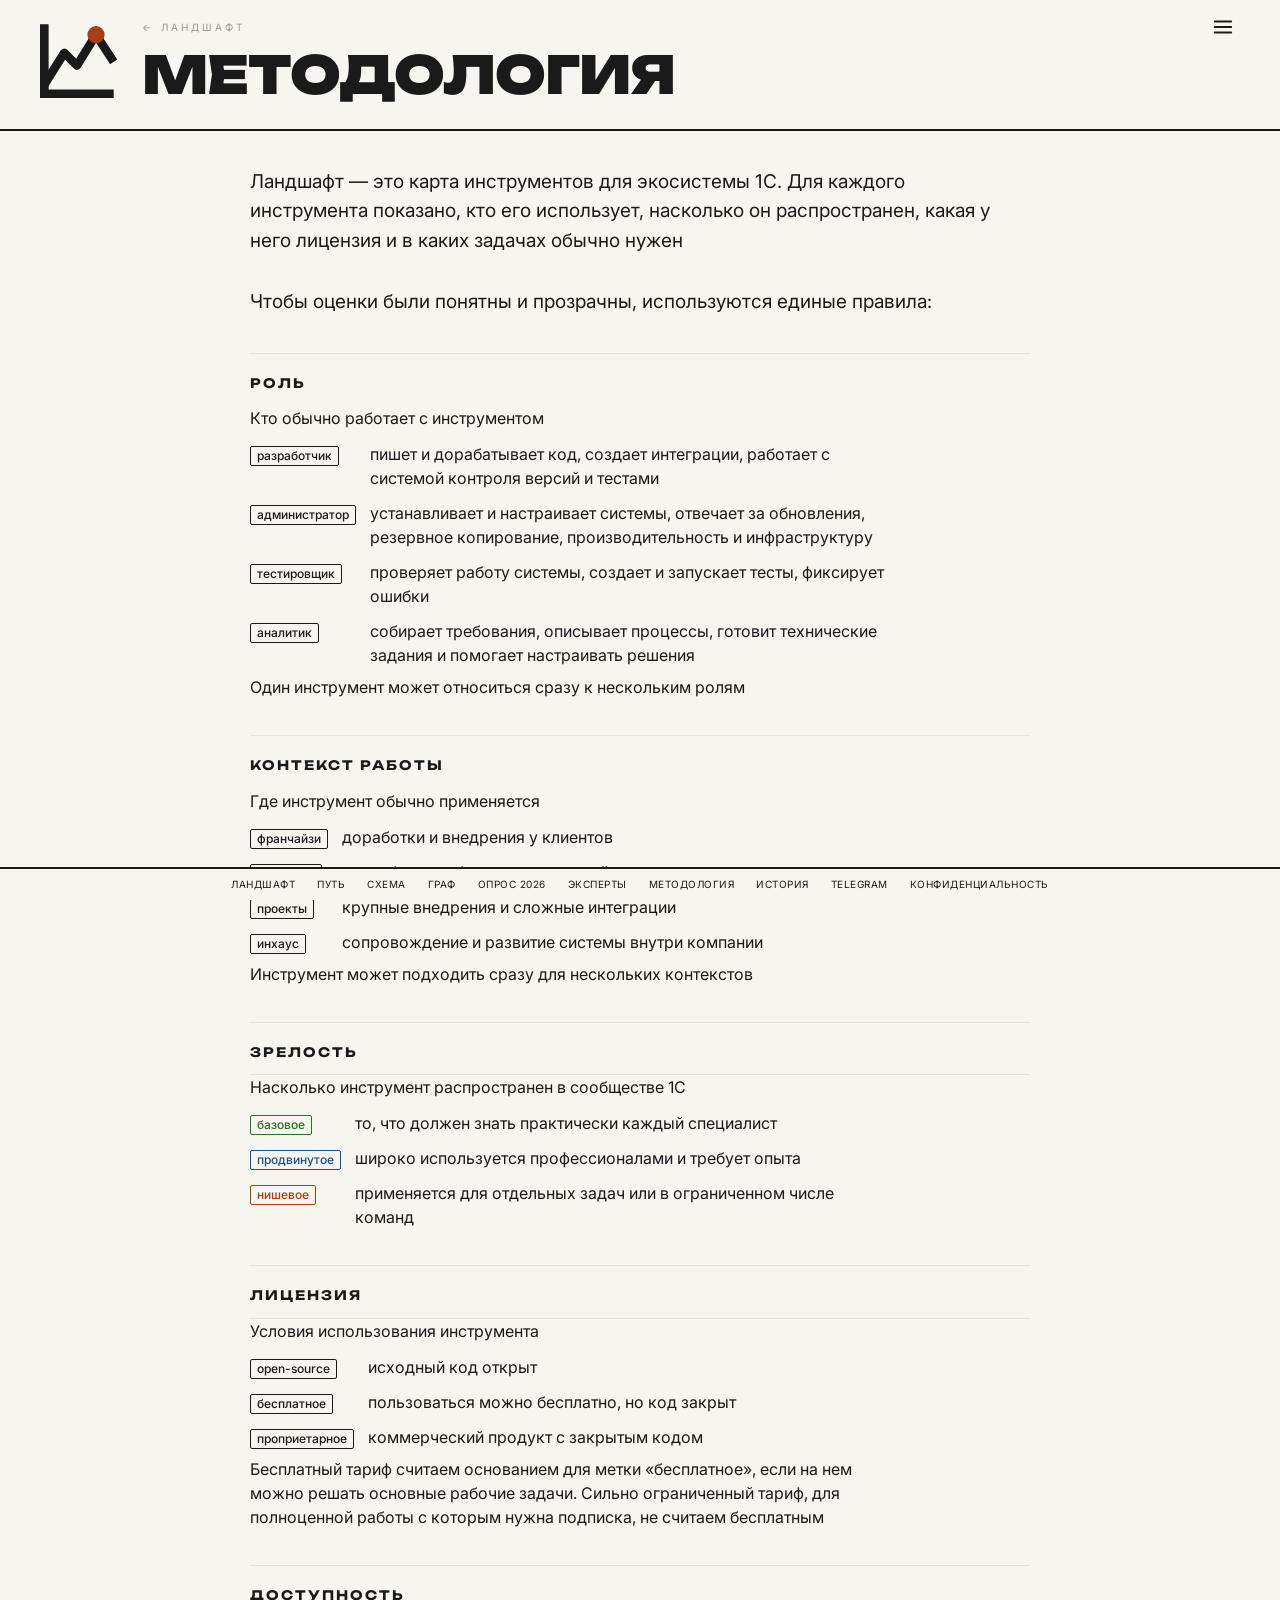
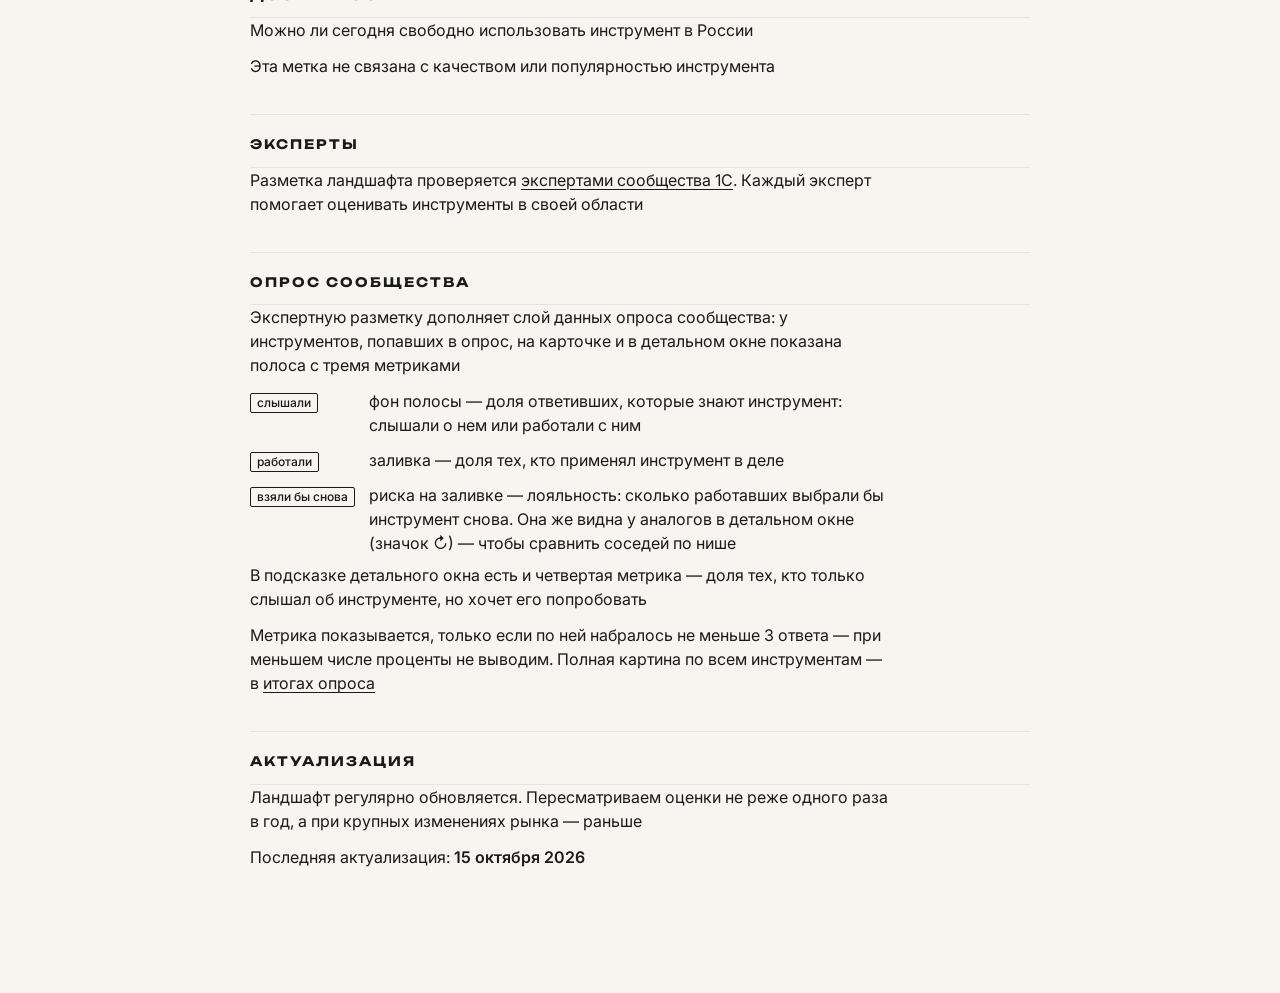
<file: app/methodology.html>
<!doctype html>
<html lang="ru">
    <head>
        <meta charset="utf-8" />
        <meta name="viewport" content="width=device-width, initial-scale=1" />
        <title>Методология · Ландшафт технологий 1С</title>
        <script>
            // Тема до отрисовки — чтобы не мигало.
            (function () {
                try {
                    var t = localStorage.getItem("theme");
                    if (!t)
                        t = matchMedia("(prefers-color-scheme: dark)").matches
                            ? "dark"
                            : "light";
                    document.documentElement.dataset.theme = t;
                } catch (e) {}
            })();
        </script>
        <link rel="preconnect" href="https://fonts.googleapis.com" />
        <link rel="preconnect" href="https://fonts.gstatic.com" crossorigin />
        <link
            href="https://fonts.googleapis.com/css2?family=Unbounded:wght@400;700;900&family=Inter:wght@400;500;600;700&display=swap"
            rel="stylesheet"
        />
        <link rel="stylesheet" href="styles.css?v=aaec152a" />
        <link rel="icon" href="favicon.svg" type="image/svg+xml" />
        <link rel="apple-touch-icon" href="apple-touch-icon.png" />
        <meta
            name="description"
            content="Как размечен ландшафт технологий 1С: оси, правила разметки и принятие решений"
        />
        <link rel="canonical" href="https://landscape1c.ru/methodology.html" />
        <meta property="og:type" content="website" />
        <meta property="og:site_name" content="Ландшафт технологий 1С" />
        <meta
            property="og:title"
            content="Методология · Ландшафт технологий 1С"
        />
        <meta
            property="og:description"
            content="Как размечен ландшафт технологий 1С: оси, правила разметки и принятие решений"
        />
        <meta
            property="og:url"
            content="https://landscape1c.ru/methodology.html"
        />
        <meta
            property="og:image"
            content="https://landscape1c.ru/og-image.png"
        />
        <meta property="og:image:width" content="1200" />
        <meta property="og:image:height" content="630" />
        <meta name="twitter:card" content="summary_large_image" />
    </head>
    <body class="page-doc">
        <div class="topbar" id="topbar">
            <span class="topbar__brand"
                ><a
                    href="index.html"
                    style="text-decoration: none; color: inherit"
                    >Ландшафт</a
                ></span
            >
            <span
                class="topbar__search"
                style="font-size: 13px; color: #999; cursor: pointer"
                >Методология</span
            >
        </div>

        <header class="masthead">
            <div class="masthead__main">
                <p class="kicker">
                    <a href="index.html" class="back">← Ландшафт</a>
                </p>
                <h1 class="title">Методология</h1>
            </div>
        </header>

        <main class="page doc">
            <p class="lead">
                Ландшафт — это карта инструментов для экосистемы 1С. Для каждого
                инструмента показано, кто его использует, насколько он
                распространен, какая у него лицензия и в каких задачах обычно
                нужен
            </p>
            <p class="lead">
                Чтобы оценки были понятны и прозрачны, используются единые
                правила:
            </p>

            <section>
                <h2>Роль</h2>
                <p>Кто обычно работает с инструментом</p>
                <div class="axis">
                    <span class="badge badge--ghost">разработчик</span
                    ><span class="axis__desc"
                        >пишет и дорабатывает код, создает интеграции, работает
                        с системой контроля версий и тестами</span
                    >
                    <span class="badge badge--ghost">администратор</span
                    ><span class="axis__desc"
                        >устанавливает и настраивает системы, отвечает за
                        обновления, резервное копирование, производительность и
                        инфраструктуру</span
                    >
                    <span class="badge badge--ghost">тестировщик</span
                    ><span class="axis__desc"
                        >проверяет работу системы, создает и запускает тесты,
                        фиксирует ошибки</span
                    >
                    <span class="badge badge--ghost">аналитик</span
                    ><span class="axis__desc"
                        >собирает требования, описывает процессы, готовит
                        технические задания и помогает настраивать решения</span
                    >
                </div>
                <p>Один инструмент может относиться сразу к нескольким ролям</p>
            </section>

            <section>
                <h2>Контекст работы</h2>
                <p>Где инструмент обычно применяется</p>
                <div class="axis">
                    <span class="badge badge--ghost">франчайзи</span
                    ><span class="axis__desc"
                        >доработки и внедрения у клиентов</span
                    >
                    <span class="badge badge--ghost">продукты</span
                    ><span class="axis__desc"
                        >разработка собственных решений</span
                    >
                    <span class="badge badge--ghost">проекты</span
                    ><span class="axis__desc"
                        >крупные внедрения и сложные интеграции</span
                    >
                    <span class="badge badge--ghost">инхаус</span
                    ><span class="axis__desc"
                        >сопровождение и развитие системы внутри компании</span
                    >
                </div>
                <p>
                    Инструмент может подходить сразу для нескольких контекстов
                </p>
            </section>
            <section>
                <h2>Зрелость</h2>
                <p>Насколько инструмент распространен в сообществе 1С</p>
                <div class="axis">
                    <span class="badge badge--mat" data-mat="базовое"
                        >базовое</span
                    ><span class="axis__desc"
                        >то, что должен знать практически каждый
                        специалист</span
                    >
                    <span class="badge badge--mat" data-mat="продвинутое"
                        >продвинутое</span
                    ><span class="axis__desc"
                        >широко используется профессионалами и требует
                        опыта</span
                    >
                    <span class="badge badge--mat" data-mat="нишевое"
                        >нишевое</span
                    ><span class="axis__desc"
                        >применяется для отдельных задач или в ограниченном
                        числе команд</span
                    >
                </div>
            </section>
            <section>
                <h2>Лицензия</h2>
                <p>Условия использования инструмента</p>
                <div class="axis">
                    <span class="badge badge--ghost">open-source</span
                    ><span class="axis__desc">исходный код открыт</span>
                    <span class="badge badge--ghost">бесплатное</span
                    ><span class="axis__desc"
                        >пользоваться можно бесплатно, но код закрыт</span
                    >
                    <span class="badge badge--ghost">проприетарное</span
                    ><span class="axis__desc"
                        >коммерческий продукт с закрытым кодом</span
                    >
                </div>
                <p>
                    Бесплатный тариф считаем основанием для метки «бесплатное»,
                    если на нем можно решать основные рабочие задачи. Сильно
                    ограниченный тариф, для полноценной работы с которым нужна
                    подписка, не считаем бесплатным
                </p>
            </section>
            <section>
                <h2>Доступность</h2>
                <p>
                    Можно ли сегодня свободно использовать инструмент в России
                </p>
                <p>
                    Эта метка не связана с качеством или популярностью
                    инструмента
                </p>
            </section>

            <section id="expert-council">
                <h2>Эксперты</h2>
                <p>
                    Разметка ландшафта проверяется
                    <a href="council.html">экспертами сообщества 1С</a>. Каждый
                    эксперт помогает оценивать инструменты в своей области
                </p>
            </section>

            <section id="survey">
                <h2>Опрос сообщества</h2>
                <p>
                    Экспертную разметку дополняет слой данных опроса сообщества:
                    у инструментов, попавших в опрос, на карточке и в детальном
                    окне показана полоса с тремя метриками
                </p>
                <div class="axis">
                    <span class="badge badge--ghost">слышали</span
                    ><span class="axis__desc"
                        >фон полосы — доля ответивших, которые знают инструмент:
                        слышали о нем или работали с ним</span
                    >
                    <span class="badge badge--ghost">работали</span
                    ><span class="axis__desc"
                        >заливка — доля тех, кто применял инструмент в
                        деле</span
                    >
                    <span class="badge badge--ghost">взяли бы снова</span
                    ><span class="axis__desc"
                        >риска на заливке — лояльность: сколько работавших
                        выбрали бы инструмент снова. Она же видна у аналогов в
                        детальном окне (значок ↻) — чтобы сравнить соседей по
                        нише</span
                    >
                </div>
                <p>
                    В подсказке детального окна есть и четвертая метрика — доля
                    тех, кто только слышал об инструменте, но хочет его
                    попробовать
                </p>
                <p>
                    Метрика показывается, только если по ней набралось не меньше
                    3 ответа — при меньшем числе проценты не выводим. Полная
                    картина по всем инструментам — в
                    <a href="survey2026.html">итогах опроса</a>
                </p>
            </section>

            <section>
                <h2>Актуализация</h2>
                <p>
                    Ландшафт регулярно обновляется. Пересматриваем оценки не
                    реже одного раза в год, а при крупных изменениях рынка —
                    раньше
                </p>
                <p>
                    Последняя актуализация:
                    <strong id="updated">10 июня 2026</strong>
                </p>
            </section>
        </main>

        <footer class="foot">
            <nav class="foot__links"></nav>
        </footer>

        <script src="data.js?v=912d65d9"></script>
        <script src="nav.js?v=e10d7a94"></script>
        <script>
            // Дата последней актуализации берется из data.js (фактически — дата правки данных)
            var u = window.LANDSCAPE && window.LANDSCAPE.updated;
            if (u) document.getElementById("updated").textContent = u;
        </script>
        <script src="analytics.js?v=7e5ef8b4"></script>
    </body>
</html>
</file>
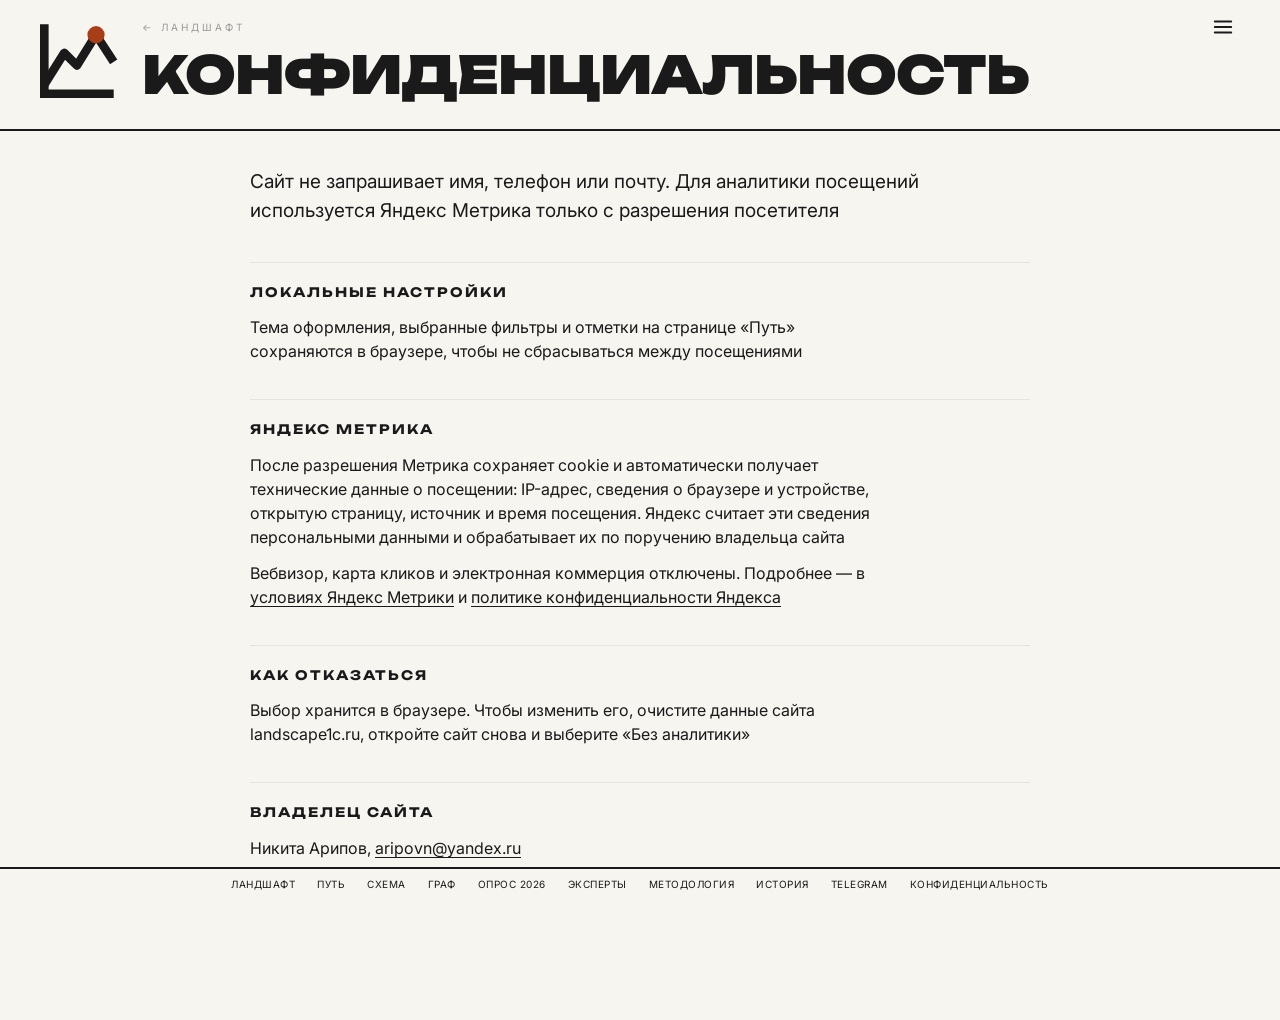
<file: app/privacy.html>
<!doctype html>
<html lang="ru">
    <head>
        <meta charset="utf-8" />
        <meta name="viewport" content="width=device-width, initial-scale=1" />
        <title>Политика конфиденциальности · Ландшафт технологий 1С</title>
        <script>
            (function () {
                try {
                    var t = localStorage.getItem("theme");
                    if (!t)
                        t = matchMedia("(prefers-color-scheme: dark)").matches
                            ? "dark"
                            : "light";
                    document.documentElement.dataset.theme = t;
                } catch (e) {}
            })();
        </script>
        <link rel="preconnect" href="https://fonts.googleapis.com" />
        <link rel="preconnect" href="https://fonts.gstatic.com" crossorigin />
        <link
            href="https://fonts.googleapis.com/css2?family=Unbounded:wght@400;700;900&family=Inter:wght@400;500;600;700&display=swap"
            rel="stylesheet"
        />
        <link rel="stylesheet" href="styles.css?v=aaec152a" />
        <link rel="icon" href="favicon.svg" type="image/svg+xml" />
        <link rel="apple-touch-icon" href="apple-touch-icon.png" />
        <meta
            name="description"
            content="Как Ландшафт технологий 1С работает с локальными настройками и данными Яндекс Метрики"
        />
        <link rel="canonical" href="https://landscape1c.ru/privacy.html" />
    </head>
    <body class="page-doc">
        <div class="topbar" id="topbar">
            <span class="topbar__brand"
                ><a
                    href="index.html"
                    style="text-decoration: none; color: inherit"
                    >Ландшафт</a
                ></span
            >
            <span
                class="topbar__search"
                style="font-size: 13px; color: #999; cursor: pointer"
                >Конфиденциальность</span
            >
        </div>

        <header class="masthead">
            <div class="masthead__main">
                <p class="kicker">
                    <a href="index.html" class="back">← Ландшафт</a>
                </p>
                <h1 class="title">Конфиденциальность</h1>
            </div>
        </header>

        <main class="page doc">
            <p class="lead">
                Сайт не запрашивает имя, телефон или почту. Для аналитики
                посещений используется Яндекс Метрика только с разрешения
                посетителя
            </p>

            <section>
                <h2>Локальные настройки</h2>
                <p>
                    Тема оформления, выбранные фильтры и отметки на странице
                    «Путь» сохраняются в браузере, чтобы не сбрасываться между
                    посещениями
                </p>
            </section>

            <section>
                <h2>Яндекс Метрика</h2>
                <p>
                    После разрешения Метрика сохраняет cookie и автоматически
                    получает технические данные о посещении: IP-адрес, сведения
                    о браузере и устройстве, открытую страницу, источник и время
                    посещения. Яндекс считает эти сведения персональными данными
                    и обрабатывает их по поручению владельца сайта
                </p>
                <p>
                    Вебвизор, карта кликов и электронная коммерция отключены.
                    Подробнее — в
                    <a href="https://yandex.ru/legal/metrica_termsofuse/ru/"
                        >условиях Яндекс Метрики</a
                    >
                    и
                    <a href="https://yandex.ru/legal/confidential/ru/"
                        >политике конфиденциальности Яндекса</a
                    >
                </p>
            </section>

            <section>
                <h2>Как отказаться</h2>
                <p>
                    Выбор хранится в браузере. Чтобы изменить его, очистите
                    данные сайта landscape1c.ru, откройте сайт снова и выберите
                    «Без аналитики»
                </p>
            </section>

            <section>
                <h2>Владелец сайта</h2>
                <p>
                    Никита Арипов,
                    <a href="mailto:aripovn@yandex.ru">aripovn@yandex.ru</a>
                </p>
            </section>

            <p>Последнее обновление: 7 сентября 2026 года</p>
        </main>

        <footer class="foot">
            <nav class="foot__links"></nav>
        </footer>

        <script src="nav.js?v=e10d7a94"></script>
        <script src="analytics.js?v=7e5ef8b4"></script>
    </body>
</html>
</file>
<file: app/styles.css>
/* ── Ландшафт технологий 1С — Swiss Grid ──────────────────────────
   Строгий типографский стиль: сетка, рамки, чёрно-белая база.
   Имена классов и CSS-переменных сохранены — на них завязан app.js
   (и editor.css переиспользует эти же переменные). */

:root {
    --paper: #f7f5f0; /* фон страницы */
    --paper-2: #e8e4dc; /* светлый фон / разделитель */
    --card: #ffffff; /* белый: сайдбар, шапки, модалка */
    --ink: #1a1a1a; /* текст и жирные рамки */
    --ink-soft: #666666; /* приглушённый текст */
    --line: #e8e4dc; /* тонкие разделители */
    --line-strong: #1a1a1a;
    --card-line: #d4cfc7; /* граница карточек */
    --edge: #c8c3bb; /* усиленные края: сайдбар, гост-бейджи */
    --num: #e0dbd0; /* декоративные крупные цифры */
    --hover: #faf8f3; /* фон при наведении (карточки, чипы) */
    --sidebar: #f7f5f0; /* фон сайдбара */

    /* акцент в Swiss-стиле не нужен — иерархия через вес и размер.
     Переменные сохранены для совместимости с editor.css. */
    --accent: #1a1a1a;
    --accent-deep: #1a1a1a;
    --accent-soft: #e8e4dc;

    /* зрелость — только цвет текста/рамки бейджа */
    --m-base: #2d6e22; /* базовое */
    --m-adv: #1a4f8a; /* продвинутое */
    --m-niche: #a83e18; /* нишевое */
    /* фирменный акцент (точка знака, «выбрано», «освоено»). Сейчас совпадает
     с «нишевым», но красим через --brand — развести можно одной строкой */
    --brand: var(--m-niche);
    --hidden: #b42318;

    --display: "Unbounded", sans-serif;
    --body: "Inter", sans-serif;
    --mono: "Inter", sans-serif;

    /* Единый «рамочный» отступ страницы графа: вокруг холста со всех сторон
     (бок, низ) одинаковый. Меняем в одном месте — едет везде. */
    --frame-gap: clamp(16px, 3vw, 24px);
}

/* ── Тёмная тема (data-theme="dark" на <html>) ──── */
:root[data-theme="dark"] {
    --paper: #1c1917; /* фон страницы */
    --paper-2: #322a26; /* светлый фон / разделитель */
    --card: #28211e; /* карточки, шапки категорий, модалка */
    --sidebar: #211c19; /* фон сайдбара */
    --ink: #dcd0bc; /* основной текст — молочный, не бело-белый */
    --ink-soft: #8a7f76; /* приглушённый текст */
    --line: #3a312c; /* тонкие разделители */
    --line-strong: #c8b89a; /* сильные границы (тёплый светлый) */
    --card-line: #3a312c; /* границы карточек */
    --edge: #3a312c; /* края сайдбара, гост-бейджи */
    --num: #2e2520; /* декоративная цифра «63» */
    --hover: #322a26; /* фон при наведении */
    --m-base: #5aaa40; /* базовое */
    --m-adv: #4a8acc; /* продвинутое */
    --m-niche: #e06030; /* нишевое */
    --hidden: #ffb4ab;
}

* {
    box-sizing: border-box;
}

body {
    margin: 0;
    font-family: var(--body);
    color: var(--ink);
    background: var(--paper);
    line-height: 1.5;
    -webkit-font-smoothing: antialiased;
    padding-bottom: 48px; /* место под фиксированный подвал */
}

a {
    color: var(--ink);
    text-underline-offset: 3px;
}

/* ── Хедер ───────────────────────────────── */
.masthead {
    position: relative;
    display: grid;
    grid-template-columns: 1fr auto;
    align-items: end;
    gap: 24px;
    padding: 20px clamp(20px, 4vw, 40px) 28px;
    border-bottom: 2px solid var(--ink);
    background: var(--paper);
}

/* ── Баннер опроса (флаг SURVEY_BANNER_ENABLED в app.js) ── */
.survey-banner {
    position: relative;
    display: flex;
    flex-wrap: wrap;
    align-items: center;
    gap: 10px 24px;
    padding: 10px 16px;
    padding-right: 42px;
    background: var(--ink);
    color: var(--paper);
    border-bottom: 2px solid var(--ink);
}
.survey-banner__text {
    margin: 0;
    font-size: 14px;
    line-height: 1.4;
}
.survey-banner__more {
    color: inherit;
    text-underline-offset: 3px;
}
.survey-banner__actions {
    display: flex;
    gap: 10px;
    flex-wrap: wrap;
}
.survey-banner__actions a {
    display: inline-block;
    padding: 7px 14px;
    border: 1.5px solid var(--paper);
    color: var(--paper);
    text-decoration: none;
    font-size: 13px;
    font-weight: 600;
    letter-spacing: 0.3px;
    transition:
        background 0.12s ease,
        color 0.12s ease;
}
.survey-banner__actions a:hover {
    background: var(--paper);
    color: var(--ink);
}
.survey-banner__close {
    position: absolute;
    top: 10px;
    right: 16px;
    background: none;
    border: none;
    color: var(--paper);
    font-size: 16px;
    line-height: 1;
    cursor: pointer;
    padding: 0;
}
@media (max-width: 720px) {
    .survey-banner {
        flex-direction: column;
        align-items: flex-start;
    }
}

/* ── Согласие на аналитику ───────────────── */
.analytics-consent {
    position: fixed;
    left: 50%;
    bottom: 58px;
    z-index: 50;
    width: min(760px, calc(100vw - 32px));
    display: grid;
    grid-template-columns: minmax(0, 1fr) auto auto;
    align-items: center;
    gap: 12px;
    padding: 14px;
    background: var(--card);
    border: 1.5px solid var(--ink);
    box-shadow: 5px 5px 0 var(--ink);
    transform: translateX(-50%);
}
.analytics-consent__copy {
    min-width: 0;
    font-size: 12px;
    line-height: 1.45;
    color: var(--ink-soft);
}
.analytics-consent__title {
    display: block;
    margin-bottom: 2px;
    font-family: var(--display);
    font-size: 12px;
    line-height: 1.35;
    color: var(--ink);
}
.analytics-consent__copy a {
    color: inherit;
}
.analytics-consent button {
    appearance: none;
    min-height: 38px;
    padding: 8px 13px;
    border: 1.5px solid var(--ink);
    border-radius: 0;
    font: 600 12px/1 var(--body);
    cursor: pointer;
}
.analytics-consent .analytics-consent__deny {
    background: transparent;
    color: var(--ink);
    border-color: transparent;
}
.analytics-consent__allow {
    background: var(--ink);
    color: var(--paper);
}
.analytics-consent button:hover {
    box-shadow: inset 3px 0 0 var(--brand);
}
.analytics-consent .analytics-consent__deny:hover {
    border-color: var(--ink);
    box-shadow: none;
}
.analytics-consent .analytics-consent__deny:focus-visible {
    border-color: var(--ink);
}
@media (max-width: 720px) {
    .analytics-consent {
        bottom: 12px;
        width: calc(100vw - 24px);
        grid-template-columns: 1fr 1fr;
    }
    .analytics-consent__copy {
        grid-column: 1 / -1;
    }
}

/* ── Кнопка меню (бургер) ─────────────────── */
.menu-toggle {
    /* по вертикали — на строке кикера (надзаголовка): паддинг шапки 20px + центр кикера */
    position: absolute;
    top: 10px;
    right: clamp(20px, 4vw, 40px); /* крайний справа */
    width: 34px;
    height: 34px;
    display: grid;
    place-items: center;
    padding: 0;
    background: transparent;
    border: none;
    border-radius: 0;
    color: var(--ink);
    cursor: pointer;
    transition: color 0.12s ease;
}
.menu-toggle:hover {
    color: var(--ink-soft);
}
.menu-toggle svg {
    width: 22px;
    height: 22px;
    display: block;
}

/* ── Свёрнутая верхняя строка (появляется при прокрутке) ── */
.topbar {
    position: fixed;
    top: 0;
    left: 0;
    right: 0;
    z-index: 30;
    height: 52px;
    display: flex;
    align-items: center;
    gap: 16px;
    padding: 0 clamp(20px, 4vw, 40px);
    background: var(--paper);
    border-bottom: 2px solid var(--ink);
    transform: translateY(-100%);
    transition: transform 0.18s ease;
}
.topbar.is-visible {
    transform: translateY(0);
}
.topbar__brand {
    font-family: var(--display);
    font-weight: 900;
    text-transform: uppercase;
    letter-spacing: -1px;
    font-size: 18px;
    flex: none;
    cursor: pointer;
    user-select: none;
}
/* ── Знак проекта (вставляет nav.js) ────── */
.logo-mark {
    color: var(--ink);
    flex: none;
    cursor: pointer;
}
.logo-mark__acc {
    fill: var(--brand);
}
.topbar__brand .logo-mark {
    width: 18px;
    height: 18px;
    vertical-align: -2px;
    margin-right: 9px;
}
/* В большой шапке знак — колонкой слева от надписи, во всю ее высоту */
.masthead.has-mark {
    grid-template-columns: auto 1fr auto;
}
/* Высота знака = кикер (12px + отступ 14px) + заголовок; от верха кикера
   до низа заголовка. stretch нельзя: ширина auto зацикливает грид-раскладку */
.logo-mark--mast {
    align-self: start;
    height: calc(clamp(22px, 4.6vw, 52px) + 26px);
    width: auto;
}
/* В мобильной прилепленной шапке знаку не хватает места */
@media (max-width: 720px) {
    .topbar .logo-mark {
        display: none;
    }
}
.topbar__search {
    flex: 1;
    min-width: 0;
}
.topbar__search input {
    width: min(420px, 100%);
    font-family: var(--body);
    font-size: 13px;
    padding: 7px 12px;
    background: transparent;
    border: 1.5px solid var(--ink);
    border-radius: 0;
    color: var(--ink);
}
.topbar__search input:focus {
    outline: none;
}
.topbar .menu-toggle {
    position: static;
    flex: none;
}

/* ── Меню-бургер ──────────────────────────── */
.menu {
    position: fixed;
    top: 54px;
    right: clamp(12px, 4vw, 40px);
    z-index: 40;
    display: none;
}
.menu.is-open {
    display: block;
}
.menu__panel {
    min-width: 232px;
    padding: 8px;
    background: var(--card);
    border: 1.5px solid var(--ink);
    box-shadow: 4px 4px 0 var(--ink);
    display: flex;
    flex-direction: column;
    gap: 1px;
}
/* строки меню — ссылки, поле темы и пункты списка темы выглядят одинаково */
.menu__panel a,
.menu__theme-head,
.menu__theme-list button {
    font-family: var(--body);
    font-size: 14px;
    font-weight: 600;
    color: var(--ink);
    text-decoration: none;
    text-align: left;
    padding: 9px 12px;
    background: transparent;
    border: none;
    cursor: pointer;
    width: 100%;
}
.menu__panel a:hover,
.menu__theme-head:hover,
.menu__theme-list button:hover {
    background: var(--hover);
}
.menu__sep {
    height: 1px;
    background: var(--line);
    margin: 6px 4px;
}

/* Поле выбора темы — раскрывается списком из 3 вариантов */
.menu__theme-head {
    display: flex;
    align-items: center;
    justify-content: space-between;
    gap: 10px;
}
.menu__theme-cur {
    margin-left: auto;
    color: var(--ink-soft);
    font-weight: 500;
    font-size: 13px;
}
.menu__theme-head::after {
    content: "▾";
    font-size: 11px;
    color: var(--ink-soft);
    transition: transform 0.15s ease;
}
.menu__theme-head[aria-expanded="true"]::after {
    transform: rotate(180deg);
}
.menu__theme-list {
    display: flex;
    flex-direction: column;
}
.menu__theme-list[hidden] {
    display: none;
}
.menu__theme-list button {
    font-size: 13px;
    color: var(--ink-soft);
    padding-left: 24px;
}
.menu__theme-list button[aria-pressed="true"] {
    color: var(--ink);
}
.menu__theme-list button[aria-pressed="true"]::after {
    content: " ✓";
}
.masthead__main {
    min-width: 0;
}
.kicker {
    font-size: 10px;
    letter-spacing: 3px;
    text-transform: uppercase;
    color: #999;
    margin: 0 0 14px;
}
.title {
    font-family: var(--display);
    font-weight: 900;
    text-transform: uppercase;
    letter-spacing: -1px;
    white-space: nowrap;
    font-size: clamp(22px, 4.6vw, 52px);
    line-height: 1;
    margin: 0;
    color: var(--ink);
}
/* Поиск живет в строке над доской (рядом со счетчиком «191 из 191»);
   на мобильном скрыт — там поиск в прилепленной шапке. Отрицательный отступ
   слева — на внутренний паддинг и рамку поля, чтобы текст в поле стоял
   в одну линию с текстом доски под ним. */
.content__bar .search {
    flex: 1;
    margin-left: -13.5px;
}
.content__bar .search input {
    width: min(460px, 100%);
    padding: 7px 12px;
}
@media (max-width: 720px) {
    .content__bar .search {
        display: none;
    }
}
/* В узких окнах «технологий» не влезает (знак + счетчик справа) —
   заголовок сокращается до «Ландшафт 1С». */
@media (max-width: 1280px) {
    .title__mid {
        display: none;
    }
}

.search input {
    width: min(420px, 100%);
    font-family: var(--body);
    font-size: 13px;
    padding: 10px 14px;
    background: transparent;
    border: 1.5px solid var(--ink);
    border-radius: 0;
    color: var(--ink);
    transition:
        box-shadow 0.12s ease,
        transform 0.12s ease;
}
.search input:focus {
    outline: none;
    box-shadow: 4px 4px 0 var(--ink);
    transform: translate(-2px, -2px);
}

.masthead__num {
    font-family: var(--display);
    font-weight: 900;
    font-size: clamp(56px, 9vw, 96px);
    line-height: 0.8;
    color: var(--num);
    align-self: end;
    user-select: none;
}
@media (max-width: 560px) {
    .masthead {
        grid-template-columns: 1fr;
    }
    .masthead__num {
        display: none;
    }
}

/* ── Тело: сайдбар + контент ─────────────── */
.body {
    display: flex;
    align-items: stretch;
}

.filters {
    width: 180px;
    flex: none;
    background: var(--sidebar);
    border-right: 1.5px solid var(--edge);
    position: sticky;
    top: 52px; /* под свёрнутой верхней строкой */
    align-self: flex-start;
    max-height: calc(100vh - 52px);
    overflow-y: auto;
}
@media (max-width: 720px) {
    .body {
        flex-direction: column;
    }
    .filters {
        width: 100%;
        border-right: none;
        border-bottom: 1.5px solid var(--ink);
        position: static;
        max-height: none;
        overflow: visible;
    }
}

/* ── Сайдбар: фильтры строками ────────────── */
.fgroup {
    padding: 14px 0;
    border-bottom: 1px solid var(--line);
}
.fgroup:last-child {
    border-bottom: none;
}
.fgroup__head {
    font-size: 9px;
    letter-spacing: 2px;
    text-transform: uppercase;
    color: #999;
    margin: 0 0 8px;
    padding: 0 16px;
}
.chips {
    display: block;
}
.chip {
    position: relative;
    display: block;
    width: 100%;
    text-align: left;
    font-family: var(--body);
    font-size: 12px;
    font-weight: 500;
    padding: 6px 16px 6px 16px;
    background: none;
    border: none;
    color: var(--ink);
    cursor: pointer;
    transition: background 0.1s ease;
}
.chip:hover {
    background: var(--hover);
}
.chip[aria-pressed="true"] {
    font-weight: 700;
    padding-right: 30px;
}
/* индикатор выбранного: вертикальная черта фирменным терракотом (как скобка
   аналогов на «Пути») + крестик-сброс справа */
.chip[aria-pressed="true"]::before {
    content: "";
    position: absolute;
    left: 7px;
    top: 5px;
    bottom: 5px;
    width: 2px;
    background: var(--brand);
}
.chip[aria-pressed="true"]::after {
    content: "✕";
    position: absolute;
    right: 12px;
    top: 50%;
    transform: translateY(-50%);
    font-size: 10px;
    line-height: 1;
    color: var(--ink-soft);
}
.chip[aria-pressed="true"]:hover::after {
    color: var(--ink);
}

/* ── Онбординг: цепочка тултипов при первом визите (onboarding.js) ── */
/* Затемнение с «дыркой» над целью: box-shadow закрывает всё, кроме прямоугольника.
   pointer-events:none — цель под дыркой остается кликабельной (карточка, подвал). */
.onb-hole {
    position: fixed;
    z-index: 58;
    pointer-events: none;
    box-shadow: 0 0 0 9999px rgba(0, 0, 0, 0.62);
}
/* Swiss Grid бабл: без скруглений и рамок. Светлый в светлой теме, темный — в темной. */
.onb {
    --onb-bg: #f7f5f0;
    --onb-fg: #1a1a1a;
    --onb-muted: #7a7065;
    --onb-count: #999;
    --onb-btn-bg: #1a1a1a;
    --onb-btn-fg: #f7f5f0;
    --onb-opt-border: #d6cfc2;
    position: fixed;
    z-index: 60;
    width: 320px;
    max-width: calc(100vw - 24px);
    padding: 18px 20px;
    background: var(--onb-bg);
    color: var(--onb-fg);
    border: none;
    border-radius: 0;
    box-shadow: 0 16px 44px rgba(0, 0, 0, 0.45);
}
:root[data-theme="dark"] .onb {
    --onb-bg: #38322b; /* заметно светлее фона — не сливается с затемнением */
    --onb-fg: #f7f5f0;
    --onb-muted: #b3a594;
    --onb-count: #8a7f76;
    --onb-btn-bg: #f7f5f0;
    --onb-btn-fg: #1a1a1a;
    --onb-opt-border: #5c5349;
}
/* Широкий бабл для шагов с кнопками — чтобы значения встали в один ряд */
.onb.is-wide {
    width: 480px;
}
/* Стрелка-указатель — треугольник цвета бабла */
.onb::after {
    content: "";
    position: absolute;
    width: 0;
    height: 0;
    border: 8px solid transparent;
}
.onb.is-left::after {
    left: -8px;
    top: 24px;
    border-left-width: 0;
    border-right-color: var(--onb-bg);
}
.onb.is-up::after {
    top: -8px;
    left: 26px;
    border-top-width: 0;
    border-bottom-color: var(--onb-bg);
}
.onb.is-down::after {
    bottom: -8px;
    left: 50%;
    margin-left: -8px;
    border-bottom-width: 0;
    border-top-color: var(--onb-bg);
}
.onb__q {
    margin: 0 0 8px;
    font-family: var(--display);
    font-weight: 700;
    font-size: 13px;
    text-transform: uppercase;
    letter-spacing: 1px;
    line-height: 1.3;
    color: var(--onb-fg);
}
.onb__text {
    margin: 0 0 14px;
    font-family: var(--body);
    font-size: 11px;
    line-height: 1.5;
    color: var(--onb-muted);
}
.onb__opts {
    display: flex;
    flex-wrap: nowrap;
    gap: 6px;
    margin-bottom: 14px;
}
.onb__opt {
    padding: 5px 11px;
    font-family: var(--body);
    font-size: 11px;
    white-space: nowrap;
    background: transparent;
    border: 1px solid var(--onb-opt-border);
    border-radius: 0;
    color: var(--onb-fg);
    cursor: pointer;
}
.onb__opt:hover {
    border-color: var(--onb-fg);
}
.onb__opt[aria-pressed="true"] {
    background: var(--onb-fg);
    color: var(--onb-bg);
    border-color: var(--onb-fg);
    font-weight: 700;
}
.onb__foot {
    display: flex;
    align-items: center;
    justify-content: space-between;
    gap: 10px;
}
.onb__foot-r {
    display: flex;
    align-items: center;
    gap: 12px;
}
.onb__count {
    font-family: var(--body);
    font-size: 10px;
    letter-spacing: 1px;
    color: var(--onb-count);
}
.onb__skip {
    padding: 0;
    background: none;
    border: none;
    font-family: var(--body);
    font-size: 10px;
    color: var(--onb-count);
    cursor: pointer;
}
.onb__skip:hover {
    color: var(--onb-muted);
}
.onb__next {
    padding: 6px 14px;
    background: var(--onb-btn-bg);
    color: var(--onb-btn-fg);
    border: none;
    border-radius: 0;
    font-family: var(--body);
    font-weight: 700;
    font-size: 10px;
    text-transform: uppercase;
    letter-spacing: 0.5px;
    cursor: pointer;
}
.onb__next:hover {
    opacity: 0.85;
}

/* На узком экране сайдбар уезжает наверх — фильтры горизонтально, чипы тегами.
   Метка оси встаёт в одну строку с чипами. */
@media (max-width: 720px) {
    .fgroup {
        display: flex;
        align-items: baseline;
        gap: 6px 12px;
        flex-wrap: wrap;
        padding: 9px clamp(16px, 3vw, 24px);
    }
    .fgroup__head {
        display: none;
    }
    .chips {
        flex: 1 1 0;
        min-width: 0;
        display: flex;
        flex-wrap: wrap;
        gap: 6px;
    }
    .chip {
        display: inline-block;
        width: auto;
        padding: 5px 11px;
        border: 1px solid var(--line-strong);
        border-left: 1px solid var(--line-strong);
        border-radius: 0;
    }
    .chip:hover {
        background: var(--paper-2);
    }
    .chip[aria-pressed="true"] {
        background: var(--ink);
        color: var(--paper);
        border-color: var(--ink);
        font-weight: 600;
        padding: 5px 11px; /* перебить десктопный отступ под крестик */
    }
    .chip[aria-pressed="true"]::before,
    .chip[aria-pressed="true"]::after {
        content: none;
    } /* на мобильном — закрашенный тег без черты/крестика */
}

/* ── Контент ─────────────────────────────── */
.content {
    flex: 1;
    min-width: 0;
    background: var(--paper);
}

.content__bar {
    display: flex;
    align-items: center;
    gap: 16px;
    padding: 13px clamp(16px, 3vw, 24px);
    min-height: 46px;
    border-bottom: 1px solid var(--line);
}
/* Строка-пояснение над доской (показ результатов без отборов) */
.note {
    margin: 0;
    padding: 12px clamp(16px, 3vw, 24px) 0;
    font-size: 13px;
    color: var(--ink-soft);
}
.note[hidden] {
    display: none;
}
.count {
    font-size: 11px;
    letter-spacing: 1px;
    text-transform: uppercase;
    color: #999;
}
.reset {
    font-size: 11px;
    letter-spacing: 1px;
    text-transform: uppercase;
    cursor: pointer;
    background: none;
    border: none;
    color: var(--ink);
    text-decoration: underline;
    text-underline-offset: 3px;
    padding: 0;
}
/* Счётчик и сброс, продублированные в прилипающей верхней строке */
.topbar .count,
.topbar .reset {
    flex: none;
    white-space: nowrap;
}
.topbar .count {
    letter-spacing: 0.5px;
}
@media (max-width: 600px) {
    .topbar .count,
    .topbar .reset {
        display: none;
    }
} /* на мобильном дубль не показываем */

/* ── Блоки (группы категорий) ────────────── */
.block__head {
    padding: 34px clamp(16px, 3vw, 24px) 10px;
}
.board > .block__head:first-child {
    padding-top: 6px;
}
.block__name {
    font-family: var(--display);
    font-weight: 900;
    font-size: clamp(20px, 2.6vw, 28px);
    letter-spacing: 0.5px;
    color: var(--ink);
}

/* ── Категории ───────────────────────────── */
.board {
    counter-reset: cat;
}
.cat {
    counter-increment: cat;
}
.cat:not(:last-child) {
    margin-bottom: 14px;
} /* отступ между разделами (фон сетки) */
.cat__head {
    display: flex;
    align-items: center;
    gap: 16px;
    padding: 14px clamp(16px, 3vw, 24px);
    background: var(--card);
    border-bottom: 2px solid var(--ink); /* категория читается как блок */
    position: sticky;
    top: 52px;
    z-index: 3; /* под свёрнутой верхней строкой */
}
.cat__head::before {
    content: counter(cat, decimal-leading-zero);
    font-family: var(--display);
    font-weight: 900;
    font-size: 32px;
    color: #888;
    line-height: 1;
    flex: none; /* как текст описания — виден в обеих темах */
}
.cat__title {
    display: flex;
    flex-direction: column;
    gap: 3px;
}
.cat__block {
    /* блок — виден в залипшей шапке при прокрутке */
    font-family: var(--display);
    font-weight: 700;
    font-size: 10px;
    text-transform: uppercase;
    letter-spacing: 1.5px;
    color: #999;
    line-height: 1;
}
.cat__name {
    font-family: var(--display);
    font-weight: 700;
    font-size: 13px;
    text-transform: uppercase;
    letter-spacing: 2px;
    margin: 0;
}
.cat__num {
    margin-left: auto;
    font-size: 11px;
    color: #999;
}

/* ── Подкатегория: нумерованный подзаголовок 01.1 / 01.2 ── */
.subcat__head {
    margin: 0; /* у <p> есть браузерный отступ — он и давал зазоры */
    padding: 8px clamp(16px, 3vw, 24px);
    background: var(--card);
    border-top: 1px solid var(--card-line);
    border-bottom: 1px solid var(--card-line);
    font-family: var(--display);
    font-weight: 700;
    font-size: 11px;
    text-transform: uppercase;
    letter-spacing: 2px;
    color: #777;
    /* липнет вплотную под шапкой категории; ее высота плавает (имя в 1-2 строки),
       поэтому офсет меряет app.js и кладет в --subtop на .cat */
    position: sticky;
    top: var(--subtop, 114px);
    z-index: 2;
}
/* первый подзаголовок — сразу под чёрной линией категории, своя верхняя не нужна */
.cat__head + .subcat__head {
    border-top: none;
}
/* после сетки — совмещаем верхнюю линию с нижней рамкой карточек (не двоим) */
.cards + .subcat__head {
    margin-top: -1px;
}

/* ── Сетка карточек: 3 колонки ───────────── */
.cards {
    display: grid;
    grid-template-columns: repeat(3, 1fr);
}
.card {
    display: flex;
    align-items: flex-start;
    gap: 16px;
    text-align: left;
    font-family: var(--body);
    color: var(--ink);
    background: var(--card);
    cursor: pointer; /* белая карточка на тёплом фоне сетки */
    border: none;
    border-right: 1px solid var(--card-line);
    border-bottom: 1px solid var(--card-line);
    padding: 18px;
    transition: background 0.12s ease;
}
.card:nth-child(3n) {
    border-right: none;
}
.card:hover {
    background: var(--hover);
}

/* левая колонка — крупный логотип без подложки */
.card__media {
    flex: none;
}
.card__logo {
    width: 48px;
    height: 48px;
    display: grid;
    place-items: center;
}
.card__logo img {
    max-width: 100%;
    max-height: 100%;
    object-fit: contain;
}
/* монохромные (чёрные) лого: в тёмной теме инвертируем по флагу logoInvert в data.js */
:root[data-theme="dark"] img.is-invert {
    filter: invert(1);
}
.card__logo--ph {
    width: 48px;
    height: 48px;
    border-radius: 2px;
    border: 1px solid var(--line);
    font-size: 14px;
    font-weight: 700;
    color: #bbb;
}

/* правая колонка — название, описание, бейджи */
.card__body {
    flex: 1;
    min-width: 0;
    display: flex;
    flex-direction: column;
    gap: 8px;
}
.card__name {
    font-family: var(--body);
    font-weight: 700;
    font-size: 13px;
    line-height: 1.25;
    min-width: 0;
    overflow-wrap: break-word;
}
.card__desc {
    font-size: 12px;
    color: #888;
    line-height: 1.5;
}
.card__meta {
    display: flex;
    flex-wrap: wrap;
    gap: 5px;
    margin-top: 2px;
}

@media (max-width: 1040px) {
    .cards {
        grid-template-columns: repeat(2, 1fr);
    }
    .card:nth-child(3n) {
        border-right: 1px solid var(--card-line);
    }
    .card:nth-child(2n) {
        border-right: none;
    }
}
@media (max-width: 560px) {
    .cards {
        grid-template-columns: 1fr;
    }
    .card,
    .card:nth-child(3n),
    .card:nth-child(2n) {
        border-right: none;
    }
}

/* ── Бейджи: только рамка ────────────────── */
.badge {
    display: inline-block;
    font-family: var(--body);
    /* строчные 12px/500 — та же типографика, что у чипов отборов:
       бейдж и чип показывают одно и то же, значение оси */
    font-size: 12px;
    font-weight: 500;
    line-height: 1.15; /* удерживает прежнюю высоту плашки */
    padding: 2px 6px;
    border-radius: 2px;
    border: 1px solid transparent;
}
.badge:empty {
    display: none;
}
.badge--mat {
    /* зрелость — рамка с цветом, без заливки */
    background: transparent;
    color: var(--mat, var(--ink));
    border-color: var(--mat, var(--ink));
}
.badge--ghost {
    /* происхождение/лицензия/роли/контекст — только рамка */
    background: transparent;
    color: #888;
    border-color: var(--edge);
}

.badge--hidden {
    color: var(--card);
    background: var(--hidden);
    border-color: var(--hidden);
    font-weight: 600;
}

[data-mat="базовое"] {
    --mat: var(--m-base);
}
[data-mat="продвинутое"] {
    --mat: var(--m-adv);
}
[data-mat="нишевое"] {
    --mat: var(--m-niche);
}

.empty {
    padding: 48px clamp(16px, 3vw, 24px);
    max-width: 560px;
}
.empty__title {
    font-family: var(--display);
    font-weight: 700;
    font-size: 18px;
    margin: 0 0 8px;
    color: var(--ink);
}
.empty__text {
    font-size: 13px;
    color: var(--ink-soft);
    line-height: 1.55;
    margin: 0 0 18px;
}
.empty__btn {
    display: inline-block;
    font-family: var(--body);
    font-weight: 600;
    font-size: 12px;
    letter-spacing: 0.5px;
    padding: 9px 16px;
    border: 1.5px solid var(--ink);
    border-radius: 0;
    color: var(--ink);
    text-decoration: none;
    transition:
        background 0.12s ease,
        color 0.12s ease;
}
.empty__btn:hover {
    background: var(--ink);
    color: var(--paper);
}
.empty__actions {
    display: flex;
    gap: 10px;
    flex-wrap: wrap;
}
/* Запасной путь (письмо) — приглушенная рамка */
.empty__btn--ghost {
    border-color: var(--edge);
    color: var(--ink-soft);
}

/* ── Модалка карточки ────────────────────── */
.detail {
    border: 1.5px solid var(--ink);
    border-radius: 0;
    padding: 0;
    max-width: 720px;
    width: calc(100% - 32px);
    max-height: calc(100dvh - 32px);
    overflow: hidden; /* высота ограничена — скроллит внутренний контент */
    background: var(--card);
    color: var(--ink);
    box-shadow: 8px 8px 0 var(--ink); /* фирменная жёсткая тень, как у поиска/бургера */
}
/* плавное появление модалки и затемнения */
.detail[open] {
    animation: detail-in 0.16s ease both;
}
.detail[open]::backdrop {
    animation: backdrop-in 0.16s ease both;
}
@keyframes detail-in {
    from {
        opacity: 0;
        transform: translateY(8px) scale(0.98);
    }
    to {
        opacity: 1;
        transform: none;
    }
}
@keyframes backdrop-in {
    from {
        opacity: 0;
    }
    to {
        opacity: 1;
    }
}
.detail::backdrop {
    background: rgba(26, 26, 22, 0.4);
}
/* Колонка: шапка и подвал зафиксированы, середина прокручивается */
.detail__body {
    position: relative;
    display: flex;
    flex-direction: column;
    max-height: calc(100dvh - 32px);
}

/* Шапка — закреплена сверху; при скролле схлопывается (класс is-compact) */
.detail__head {
    position: relative;
    flex: none;
    display: flex;
    align-items: center;
    gap: 16px;
    padding: 26px clamp(20px, 4vw, 32px) 20px;
    border-bottom: 1px solid var(--line);
    transition: padding 0.15s ease;
}
.detail__logo {
    width: 52px;
    height: 52px;
    flex: none;
    display: grid;
    place-items: center;
    transition:
        width 0.15s ease,
        height 0.15s ease;
}
.detail__logo img {
    max-width: 100%;
    max-height: 100%;
    object-fit: contain;
}
.detail__logo--ph {
    width: 52px;
    height: 52px;
    border-radius: 2px;
    border: 1px solid var(--line);
    font-size: 15px;
    font-weight: 700;
    color: #bbb;
}
.detail__headtext {
    min-width: 0;
}
.detail__title {
    font-family: var(--display);
    font-weight: 900;
    font-size: 19px;
    text-transform: uppercase;
    letter-spacing: -0.5px;
    margin: 0 0 4px;
    line-height: 1.05;
    overflow-wrap: break-word;
}
.detail__sub {
    font-size: 11px;
    color: #999;
    text-transform: uppercase;
    letter-spacing: 1px;
    margin: 0 0 10px;
}
.detail__badges {
    display: flex;
    flex-wrap: wrap;
    gap: 6px;
}

/* Узкая закрепленная шапка при прокрутке: мелкое лого, без подзаголовка, чипсы остаются */
.detail__head.is-compact {
    padding-top: 13px;
    padding-bottom: 12px;
}
.detail__head.is-compact .detail__logo,
.detail__head.is-compact .detail__logo--ph {
    width: 34px;
    height: 34px;
}
.detail__head.is-compact .detail__logo--ph {
    font-size: 12px;
}
.detail__head.is-compact .detail__sub,
.detail__head.is-compact .detail__badges {
    display: none;
}
.detail__head.is-compact .detail__title {
    font-size: 16px;
    margin-bottom: 0;
}

/* Прокручиваемая середина: контент + подвал (шапка остается закрепленной) */
.detail__scroll {
    flex: 1 1 auto;
    min-height: 0;
    overflow-y: auto;
}
.detail__content {
    padding: 22px clamp(20px, 4vw, 32px);
}
.detail__hidden {
    margin: 0 0 20px;
    padding: 14px 16px;
    border-left: 3px solid var(--hidden);
    background: color-mix(in srgb, var(--hidden) 7%, var(--card));
}
.detail__hidden .badge {
    margin-bottom: 8px;
}
.detail__hidden p {
    margin: 0;
    font-size: 13px;
    line-height: 1.5;
}

.detail__row {
    margin: 0 0 18px;
}
.detail__row:last-child {
    margin-bottom: 0;
}
.detail__row h3 {
    font-size: 9px;
    letter-spacing: 2px;
    text-transform: uppercase;
    color: #999;
    margin: 0 0 7px;
}
.detail__row p {
    margin: 0;
    font-size: 14px;
    line-height: 1.55;
}
.detail__list {
    margin: 0;
    padding-left: 18px;
}
.detail__list li {
    margin-bottom: 6px;
    font-size: 13.5px;
}
.detail__tags {
    display: flex;
    flex-wrap: wrap;
    gap: 6px;
}

/* Полоса опроса (общий компонент карточки и модалки), как на витрине:
   фон = узнаваемость, заливка = использование, риска = «взяли бы снова» */
.srange {
    position: relative;
    background: var(--paper);
    border: 1px solid var(--edge);
}
.srange .sr-known,
.srange .sr-used {
    position: absolute;
    left: 0;
    top: 0;
    height: 100%;
}
.srange .sr-known {
    background: color-mix(in srgb, var(--ink) 18%, var(--paper));
}
.srange .sr-used {
    background: var(--ink);
}
.srange .sr-tick {
    position: absolute;
    top: -3px;
    width: 3px;
    height: calc(100% + 6px);
    margin-left: -1.5px;
    background: var(--paper);
    border: 1px solid var(--ink);
}
/* в модалке — под «Зависимостями», числа в тултипе при наведении */
.detail__srange {
    height: 14px;
    margin: 4px 0 20px;
    cursor: help;
}
/* на карточке доски — тонкая, между описанием и бейджами */
.card__srange {
    height: 5px;
    margin: 2px 0;
}
.card__srange .sr-tick {
    top: -2px;
    width: 2px;
    height: calc(100% + 4px);
    margin-left: -1px;
}
/* Тултип полосы: панель над шкалой (внизу модалки может не хватить места),
   курсор не ловит (иначе мерцание) */
.detail__stip {
    position: absolute;
    bottom: calc(100% + 10px);
    left: 0;
    z-index: 5;
    min-width: 240px;
    padding: 10px 12px;
    background: var(--card, var(--paper));
    border: 1px solid var(--ink);
    font-size: 12px;
    line-height: 1.5;
    pointer-events: none;
}
.detail__stip > div {
    display: flex;
    justify-content: space-between;
    gap: 16px;
    padding: 1px 5px;
}
.detail__stip em {
    font-style: normal;
    font-size: 10px;
    color: var(--ink-soft);
}
.detail__stip b {
    font-variant-numeric: tabular-nums;
}
.detail__stip .is-hi {
    background: var(--line);
}
.detail__stip .stip-n {
    margin-top: 4px;
    font-size: 11px;
    color: var(--ink-soft);
}

/* Связанные карточки — квадратные кнопки с лого */
.detail__rels {
    display: flex;
    flex-wrap: wrap;
    gap: 7px;
}
.detail__rel {
    display: inline-flex;
    align-items: center;
    gap: 7px;
    font-family: var(--body);
    font-size: 12px;
    font-weight: 600;
    padding: 6px 11px;
    border: 1px solid var(--card-line);
    border-radius: 0;
    background: #f0ede8;
    color: var(--ink);
    cursor: pointer;
    transition:
        background 0.12s ease,
        color 0.12s ease,
        border-color 0.12s ease;
}
.detail__rel-logo {
    width: 18px;
    height: 18px;
    flex: none;
    object-fit: contain; /* лого — на самом img, сохраняем пропорции */
    display: grid;
    place-items: center;
}
.detail__rel-logo--ph {
    font-size: 8px;
    font-weight: 700;
    color: #bbb;
}
.detail__rel::after {
    content: "\2197\FE0E";
    opacity: 0.5;
}
/* «взяли бы снова» аналога из опроса — приглушенно, цвет наследует hover */
.detail__rel-loyal {
    font-size: 10px;
    font-weight: 700;
    opacity: 0.55;
    font-variant-numeric: tabular-nums;
}
.detail__rel:hover {
    background: var(--ink);
    color: var(--paper);
    border-color: var(--ink);
}
:root[data-theme="dark"] .detail__rel {
    background: #2e2520;
    border-color: var(--edge);
}
:root[data-theme="dark"] .detail__rel:hover {
    background: #3a2f28;
    color: #fff;
    border-color: var(--edge);
}

/* Подвал — ссылки */
.detail__foot {
    display: flex;
    gap: 18px;
    flex-wrap: wrap;
    padding: 18px clamp(20px, 4vw, 32px);
    border-top: 1px solid var(--line);
    font-size: 13px;
}
/* «Заметили неточность?» — приглушенно, прижата вправо */
.detail__report {
    margin-left: auto;
    color: var(--ink-soft);
}

/* Крестик */
.detail__close {
    position: absolute;
    top: 14px;
    right: 16px;
    font-size: 18px;
    line-height: 1;
    cursor: pointer;
    z-index: 1;
    background: none;
    border: none;
    color: #bbb; /* вторичный — не основной элемент */
    transition: color 0.12s ease;
}
/* Иконка «Поделиться» в шапке модалки — под крестиком, у нижней линии; копирует ссылку */
.detail__share {
    position: absolute;
    right: 16px;
    bottom: 12px;
    display: inline-flex;
    align-items: center;
    justify-content: center;
    width: 32px;
    height: 32px;
    padding: 0;
    background: none;
    border: none;
    color: #bbb; /* как крестик — вторичный элемент */
    cursor: pointer;
    transition: color 0.12s ease;
}
.detail__share svg {
    width: 17px;
    height: 17px;
    display: block;
}
.detail__share:hover {
    color: var(--ink);
}
.detail__share.is-done {
    color: var(--brand);
}
.detail__close:hover {
    color: var(--ink);
}
.detail__close:focus {
    outline: none;
} /* не подсвечивать при авто-фокусе на открытии */

/* ── Подвал (фиксирован тонкой полосой внизу) ── */
.foot {
    position: fixed;
    left: 0;
    right: 0;
    bottom: 0;
    z-index: 25;
    border-top: 2px solid var(--ink);
    background: var(--paper);
    padding: 8px clamp(20px, 4vw, 40px);
    display: flex;
    justify-content: center;
    font-size: 10px;
    color: #999;
    letter-spacing: 0.5px;
    text-transform: uppercase;
    transition:
        font-size 0.15s ease,
        padding 0.15s ease;
}
.foot a {
    color: var(--ink);
    text-decoration: none;
}
.foot__links {
    display: flex;
    flex-wrap: wrap;
    justify-content: center;
    gap: 6px 22px;
}
/* долистали до конца — раскрываем: подчёркивание и чуть крупнее */
.foot.is-full {
    font-size: 12px;
    padding: 12px clamp(20px, 4vw, 40px);
}
.foot.is-full a {
    text-decoration: underline;
    text-underline-offset: 3px;
}
/* На телефоне подвал не фиксируем: на узком экране ссылки переносятся в 2 строки,
   полосой внизу это выглядит плохо — пусть просто стоит в конце страницы. */
@media (max-width: 600px) {
    .foot {
        position: static;
    }
}

/* ── Отдельные страницы (Методология, Экспертный совет) ── */
.kicker .back {
    color: #999;
    text-decoration: none;
}
.kicker .back:hover {
    color: var(--ink-soft);
}
.page {
    max-width: 860px;
    margin: 0 auto;
    padding: 0 clamp(20px, 4vw, 40px);
}
.doc {
    padding-block: 36px 64px;
}
.doc .lead {
    font-size: clamp(15px, 1.7vw, 19px);
    line-height: 1.55;
    margin: 0 0 32px;
    max-width: 64ch;
}
.doc h2 {
    font-family: var(--display);
    font-weight: 700;
    font-size: 13px;
    text-transform: uppercase;
    letter-spacing: 2px;
    /* при прокрутке подзаголовок секции закрепляется под верхней строкой (topbar 52px) */
    position: sticky;
    top: 52px;
    z-index: 5;
    background: var(--paper);
    margin: 36px 0 0;
    padding: 20px 0 12px;
    border-top: 1px solid var(--line);
    /* линия под заголовком появляется только когда он залипает (класс is-stuck
       ставит nav.js) — отделяет его от уезжающего вниз текста; в обычном потоке
       прозрачна, чтобы не было сдвига на 1px */
    border-bottom: 1px solid transparent;
}
.doc h2.is-stuck {
    border-bottom-color: var(--line);
}
.doc section:first-child h2 {
    border-top: none;
    padding-top: 0;
    margin-top: 0;
}
.doc p {
    margin: 0 0 12px;
    max-width: 64ch;
}
.doc ul {
    margin: 0 0 14px;
    padding-left: 20px;
    max-width: 64ch;
}
.doc li {
    margin: 0 0 7px;
}
.doc strong {
    font-weight: 600;
}
/* Метки осей — те же бейджи, что и в ландшафте; бейдж играет роль маркера */
.axis {
    display: grid;
    grid-template-columns: max-content 1fr;
    gap: 11px 14px;
    align-items: baseline;
    margin: 0 0 8px;
    max-width: 64ch;
}
.axis .badge {
    justify-self: start;
}
/* на странице методологии метки читаемые — черные (зрелость остается цветной) */
.axis .badge--ghost {
    color: var(--ink);
    border-color: var(--ink);
}
.axis__desc {
    color: var(--ink);
}

/* Экспертный совет — карточки кураторов */
/* Совет шире текстовых страниц (860) — чтобы 2 колонки были просторными. */
.council {
    max-width: 1080px;
    padding-block: 30px 72px;
}
/* Вводный текст — элемент сетки во всю ширину: левый/правый край ровно по карточкам */
.council .lead {
    grid-column: 1 / -1;
    font-size: clamp(15px, 1.7vw, 19px);
    line-height: 1.55;
    margin: 0 0 20px;
    max-width: none;
}
/* Кураторы — сетка в 2 колонки; автор (.exp--lead) во всю ширину под ними.
   На узком экране — одна колонка. */
.exp-grid {
    display: grid;
    grid-template-columns: repeat(2, minmax(0, 1fr));
    gap: 16px;
    margin-top: 34px;
    counter-reset: expert;
}
@media (max-width: 720px) {
    .exp-grid {
        grid-template-columns: 1fr;
    }
    .page.council {
        padding-inline: 10px;
    }
}

.exp {
    margin: 0; /* у <figure> браузерный отступ 1em 40px */
    display: flex;
    flex-direction: column;
    background: var(--card);
    border: 1.5px solid var(--ink);
    counter-increment: expert;
    transition:
        transform 0.12s ease,
        box-shadow 0.12s ease;
}
@media (hover: hover) {
    .exp:hover {
        transform: translate(-2px, -2px);
        box-shadow: 4px 4px 0 var(--ink);
    }
}
.exp__photo {
    aspect-ratio: 1;
    overflow: hidden;
    background: var(--paper-2);
    border-bottom: 1.5px solid var(--ink);
}
.exp__photo img {
    width: 100%;
    height: 100%;
    object-fit: cover;
    display: block;
    transition:
        filter 0.25s ease,
        transform 0.25s ease;
}
/* Слегка приглушаем в тон теплой палитре — фото из разных съемок собираются
   в серию; наведение оживляет. Только на устройствах с курсором: на таче
   ховера нет, фото сразу цветные */
@media (hover: hover) {
    .exp__photo img {
        filter: sepia(0.18) saturate(0.8);
    }
}
@media (hover: hover) {
    .exp:hover .exp__photo img {
        filter: none;
        transform: scale(1.03);
    }
}

.exp__body {
    flex: 1;
    display: flex;
    flex-direction: column;
    align-items: flex-start;
    gap: 12px;
    padding: clamp(18px, 2.4vw, 26px);
    position: relative;
}
.exp__body::after {
    content: counter(expert, decimal-leading-zero);
    position: absolute;
    top: 14px;
    right: 16px;
    font-family: var(--display);
    font-weight: 900;
    font-size: 30px;
    line-height: 1;
    color: var(--num);
    user-select: none;
}
.exp--lead .exp__body::after {
    content: none; /* автор без номера */
}
.exp__tag {
    font-family: var(--display);
    font-size: 10px;
    font-weight: 700;
    letter-spacing: 1.5px;
    text-transform: uppercase;
    padding: 5px 10px;
    border: 1px solid var(--card-line);
    border-left: 3px solid var(--area, var(--ink));
}
/* Цвета областей = цвета блоков ландшафта на графе (BLOCK_COLORS в graph.js) */
.exp__tag--design {
    --area: #3a7ca5; /* Проектирование */
}
.exp__tag--dev {
    --area: #2d7d3a; /* Разработка */
}
.exp__tag--qa {
    --area: #b5471f; /* Качество */
}
.exp__tag--infra {
    --area: #c08a1e; /* Инфраструктура и эксплуатация */
}
.exp__tag--author {
    --area: var(--brand);
}
.exp__name {
    font-family: var(--display);
    font-weight: 700;
    font-size: clamp(19px, 2.3vw, 26px);
    letter-spacing: -0.5px;
    line-height: 1.05;
    color: var(--ink);
    margin: 0;
    overflow-wrap: break-word;
}
.exp__bio {
    font-size: 14px;
    line-height: 1.6;
    color: var(--ink-soft);
    margin: 0;
}
.exp__link {
    margin-top: auto;
    display: inline-flex;
    align-items: baseline;
    gap: 6px;
    font-weight: 600;
    font-size: 13px;
    color: var(--ink);
    text-decoration: none;
    border-bottom: 1.5px solid var(--ink);
    padding-bottom: 1px;
}
.exp__link:hover {
    color: var(--ink-soft);
    border-color: var(--ink-soft);
}
.exp__link span {
    font-size: 11px;
}

/* Автор проекта — акцентная карточка во всю ширину, фото сбоку */
.exp--lead {
    grid-column: 1 / -1;
}
@media (min-width: 721px) {
    .exp--lead {
        flex-direction: row;
    }
    .exp--lead .exp__photo {
        flex: none;
        width: clamp(280px, 50%, 440px);
        border-bottom: none;
        border-right: 1.5px solid var(--ink);
    }
    .exp--lead .exp__body {
        justify-content: center;
        gap: 14px;
    }
    .exp--lead .exp__name {
        font-size: clamp(24px, 3vw, 32px);
    }
    .exp--lead .exp__bio {
        font-size: 15px;
        max-width: 46ch;
    }
}

/* ── Граф связей ──────────────────────────── */
.graph-filters {
    display: flex;
    flex-wrap: wrap;
    align-items: center;
    gap: 8px 22px;
    margin: 16px var(--frame-gap) 0;
}
.graph-fgroup {
    display: flex;
    align-items: center;
    gap: 8px;
    flex-wrap: wrap;
}
.graph-flabel {
    font-family: var(--display);
    font-weight: 700;
    font-size: 10px;
    text-transform: uppercase;
    letter-spacing: 1.5px;
    color: #999;
}
.graph-filters .chips {
    display: flex;
    flex-wrap: wrap;
    gap: 6px;
}
.graph-filters .chip {
    display: inline-block;
    width: auto;
    text-align: center;
    padding: 5px 11px;
    border: 1px solid var(--edge);
    border-left: 1px solid var(--edge);
    border-radius: 2px;
    font-size: 12px;
}
.graph-filters .chip:hover {
    background: var(--hover);
}
.graph-filters .chip[aria-pressed="true"] {
    border-color: var(--ink);
    background: var(--ink);
    color: var(--paper);
    font-weight: 700;
    box-shadow: inset 3px 0 0 var(--brand);
}
/* Черта и крестик сайдбарного списка в квадратных чипах графа/схемы лишние:
   выбранность показывают заливка и терракотовая полоса, снятие — повторный клик */
.graph-filters .chip[aria-pressed="true"]::before,
.graph-filters .chip[aria-pressed="true"]::after,
.scheme-toggles .chip[aria-pressed="true"]::before,
.scheme-toggles .chip[aria-pressed="true"]::after {
    content: none;
}
/* Сброс отборов в графе — вид как у веб-сброса, видна только при выбранных чипах */
.graph-reset {
    display: none;
    align-self: center;
}
.graph-filters:has(.chip[aria-pressed="true"]) .graph-reset {
    display: inline-block;
}
/* Кнопка отборов в верхней строке (видна в компактном/полноэкранном режиме) */
.graph-ftrigger {
    display: none;
    align-items: center;
    gap: 5px;
    flex: none;
    padding: 4px 6px;
    background: transparent;
    border: none;
    cursor: pointer;
    font-family: var(--body);
    font-size: 12px;
    color: #999;
}
.graph-ftrigger::after {
    content: "▾";
    font-size: 10px;
    transition: transform 0.15s ease;
}
.graph-ftrigger[aria-expanded="true"] {
    color: var(--ink);
}
.graph-ftrigger[aria-expanded="true"]::after {
    transform: rotate(180deg);
}

/* Кнопка «развернуть/свернуть» — правый верхний угол графа, чтобы не
   перекрывать подсказку (она в правом нижнем) (десктоп) */
.graph__expand {
    position: absolute;
    right: 12px;
    top: 12px;
    width: 32px;
    height: 32px;
    display: grid;
    place-items: center;
    padding: 0;
    background: var(--card);
    border: 1px solid var(--card-line);
    color: var(--ink);
    cursor: pointer;
}
.graph__expand:hover {
    background: var(--hover);
}
.graph__expand svg {
    width: 16px;
    height: 16px;
    display: block;
}
.graph__expand .i-collapse {
    display: none;
}
.is-immersive .graph__expand .i-expand {
    display: none;
}
.is-immersive .graph__expand .i-collapse {
    display: block;
}

/* Десктоп: страница графа — флекс-колонка во весь экран, подвал в потоке снизу.
   Граф растягивается (flex:1), снизу остаётся такой же отступ, как по бокам. */
.page-graph {
    display: flex;
    flex-direction: column;
    height: 100vh;
    padding-bottom: 0;
}
.page-graph .foot {
    position: static;
}

.graph {
    position: relative;
    overflow: hidden;
    flex: 1 1 auto;
    min-height: 0; /* сжимается под вьюпорт, чтобы подвал был виден без скролла */
    margin: 14px var(--frame-gap) var(--frame-gap); /* верх 14, бока и низ — равный отступ */
    border: 2px solid var(--ink);
    background: var(--paper);
}
.graph canvas {
    display: block;
    width: 100%;
    height: 100%;
    cursor: grab;
    touch-action: none;
}
.graph__legend {
    position: absolute;
    top: 12px;
    left: 12px;
    background: var(--card);
    border: 1px solid var(--card-line);
    padding: 9px 12px;
    font-size: 11px;
}
.graph__legend-title {
    margin: 0 0 6px;
    font-family: var(--display);
    font-weight: 700;
    font-size: 10px;
    text-transform: uppercase;
    letter-spacing: 1.5px;
    color: #999;
}
.graph__legend ul {
    list-style: none;
    margin: 0;
    padding: 0;
}
.graph__legend li {
    display: flex;
    align-items: center;
    gap: 8px;
    margin: 4px 0;
    color: var(--ink);
}
.graph__dot {
    width: 10px;
    height: 10px;
    border-radius: 50%;
    flex: none;
}
.graph__hint {
    position: absolute;
    bottom: 12px;
    right: 14px;
    font-size: 11px;
    color: var(--ink-soft);
    letter-spacing: 0.3px;
    text-transform: uppercase;
    pointer-events: none;
}
.graph__zoom {
    position: absolute;
    left: 12px;
    bottom: 12px;
    display: flex;
    flex-direction: column;
    gap: 6px;
}
.graph__zoom button {
    width: 32px;
    height: 32px;
    display: grid;
    place-items: center;
    padding: 0;
    background: var(--card);
    border: 1px solid var(--card-line);
    color: var(--ink);
    cursor: pointer;
}
.graph__zoom button:hover {
    background: var(--hover);
}
.graph__zoom svg {
    width: 16px;
    height: 16px;
    display: block;
}

/* Граф на узких экранах: компактная верхняя строка вместо большой шапки,
   подвал без навигации, отборы — аккордеон. Холст занимает максимум места. */
@media (max-width: 600px) {
    .page-graph .masthead {
        display: none;
    } /* большую шапку прячем */
    .page-graph .topbar {
        transform: none;
    } /* «слипшаяся» строка видна сразу */
    .page-graph .foot {
        display: none;
    } /* без навигации в подвале */

    /* Без рамки и отступов: сразу под линией шапки, во всю ширину и до низа */
    .graph {
        flex: none; /* на мобильном высота фиксированная, не тянем */
        height: calc(100dvh - 52px);
        min-height: 320px;
        margin: 52px 0 0; /* под фиксированную верхнюю строку */
        border: none;
    }
    /* кнопка отборов в строке на мобильном не нужна — пункт в бургере */
    .graph__expand {
        display: none;
    } /* на мобильном всегда полноэкранно */
    /* Отборы — шторкой из-под шапки, как на главной и схеме */
    .graph-filters {
        position: fixed;
        left: 0;
        right: 0;
        top: 52px;
        z-index: 25; /* ниже шапки: выезжает из-под нее */
        flex-direction: column;
        align-items: stretch;
        gap: 14px;
        margin: 0;
        padding: 14px;
        max-height: calc(100vh - 52px - 48px);
        overflow: auto;
        background: var(--card);
        border-bottom: 2px solid var(--ink);
        box-shadow: 0 0 0 100vmax rgba(0, 0, 0, 0.35);
        animation: sheet-down 0.2s ease;
        display: none;
    }
    .graph-filters.is-open {
        display: flex;
    }
    .graph-fgroup {
        flex-direction: column;
        align-items: flex-start;
        gap: 7px;
    }
    .graph-flabel {
        display: block;
    } /* подписи «Роль»/«Зрелость» в списке нужны */
    .graph__legend {
        display: none;
    } /* легенду блоков на мобильном не показываем */
    .graph__hint {
        display: none;
    }
    .graph__zoom {
        display: none;
    } /* на тач-экране зум пинчем, кнопки не нужны */
}

/* Полноэкранный режим графа на десктопе (кнопка «развернуть») —
   тот же компактный заголовок, отборы в выпадашке, без подвала; легенда и зум остаются */
.page-graph.is-immersive .masthead {
    display: none;
}
.page-graph.is-immersive .topbar {
    transform: none;
}
.page-graph.is-immersive .foot {
    display: none;
}
.page-graph.is-immersive .graph {
    position: fixed;
    inset: 52px 0 0;
    z-index: 20;
    height: auto;
    min-height: 0;
    margin: 0;
    border: none;
}
/* В распахнутом режиме «Отборы» доступны из бургера (как на мобильном) */
.page-graph.is-immersive .menu__page-actions {
    display: contents;
}
.page-graph.is-immersive .graph-filters {
    position: fixed;
    top: 52px;
    right: 12px;
    z-index: 35;
    flex-direction: column;
    align-items: stretch;
    gap: 6px;
    margin: 0;
    padding: 10px;
    min-width: 210px;
    background: var(--card);
    border: 1.5px solid var(--ink);
    box-shadow: 4px 4px 0 var(--ink);
    display: none;
}
.page-graph.is-immersive .graph-filters.is-open {
    display: flex;
}
.page-graph.is-immersive .graph-fgroup {
    flex-direction: column;
    align-items: flex-start;
    gap: 7px;
}
.page-graph.is-immersive .graph-flabel {
    display: block;
}

/* ── Страница «Схема» ─────────────────────── */
/* Подвал — фиксированный снизу, как на других страницах (body{padding-bottom}). */
.scheme-bar {
    display: flex;
    flex-wrap: nowrap;
    gap: 12px;
    align-items: center;
    justify-content: space-between;
    margin: 16px var(--frame-gap) 0;
}
.scheme-toggles {
    display: flex;
    flex-wrap: wrap;
    align-items: center;
    gap: 8px 22px;
}
/* Квадратные чипы отбора — как в графе (.graph-filters .chip) */
.scheme-toggles .chip {
    display: inline-block;
    width: auto;
    text-align: center;
    padding: 5px 11px;
    border: 1px solid var(--edge);
    border-radius: 2px;
    font-size: 12px;
}
.scheme-toggles .chip:hover {
    background: var(--hover);
}
.scheme-toggles .chip[aria-pressed="true"] {
    border-color: var(--ink);
    background: var(--ink);
    box-shadow: inset 3px 0 0 var(--brand);
    color: var(--paper);
    font-weight: 700;
    padding-right: 11px;
}
/* без крестика-сброса и вертикальной черты базового чипа */
.scheme-toggles .chip[aria-pressed="true"]::before,
.scheme-toggles .chip[aria-pressed="true"]::after {
    content: none;
}
/* Выпадающий список «Блоки» */
.scheme-dd {
    position: relative;
    display: inline-flex;
    align-items: center;
}
/* стрелочка ▾ только у «Блоки», у «Скачать» — нет (давала лишний отступ) */
.chip.scheme-dd__btn::after {
    content: "▾";
    margin-left: 5px;
    font-size: 9px;
}
.scheme-dd__panel {
    position: absolute;
    top: 100%;
    left: 0;
    margin-top: 5px;
    z-index: 40;
    min-width: 220px;
    background: var(--card);
    border: 1.5px solid var(--ink);
    padding: 8px;
    box-shadow: 4px 4px 0 var(--ink); /* фирменная жёсткая тень, как у бургера */
}
/* Меню «Скачать»: выравнивание по правому краю кнопки + опции */
.scheme-dl__panel {
    left: auto;
    right: 0;
    min-width: 168px;
}
/* Бар-«Скачать» — покрупнее (примерно как «Сбросить») */
.scheme-btn.scheme-dl-btn {
    font-size: 14px;
}
.scheme-dl-btn .i-share {
    display: none;
} /* иконка «Поделиться» — только на мобильном в заголовке */
/* Раскрытие по наведению (бар, только указательные устройства); разрыв убран, чтобы hover не терялся */
.scheme-dd--hover .scheme-dl__panel {
    margin-top: 0;
}
@media (hover: hover) {
    .scheme-dd--hover:hover .scheme-dl__panel {
        display: block;
    }
}
.scheme-dl__opt {
    display: block;
    width: 100%;
    text-align: left;
    background: none;
    border: none;
    padding: 9px 12px;
    font-family: var(--body);
    font-size: 14px;
    font-weight: 600;
    color: var(--ink);
    cursor: pointer;
    white-space: nowrap;
}
.scheme-dl__opt:hover {
    background: var(--hover);
}
.scheme-dd__panel label {
    display: flex;
    align-items: center;
    gap: 8px;
    padding: 6px 8px;
    font-size: 12px;
    color: var(--ink);
    cursor: pointer;
    white-space: nowrap;
}
.scheme-dd__panel label:hover {
    background: var(--hover);
}
.scheme-dd__panel input {
    accent-color: var(--ink);
    cursor: pointer;
}
.scheme-reset {
    margin-left: 2px;
}
.scheme-actions {
    display: flex;
    gap: 8px;
    flex-shrink: 0; /* «Скачать» всегда виден, отборы ужимаются первыми */
}
.scheme-btn {
    font-family: var(--body);
    font-size: 12px;
    font-weight: 600;
    padding: 6px 14px;
    border: 1px solid var(--ink);
    background: none;
    color: var(--ink);
    cursor: pointer;
    transition:
        background 0.12s ease,
        color 0.12s ease;
}
.scheme-btn:hover {
    background: var(--ink);
    color: var(--paper);
}
.scheme-wrap {
    margin: 14px var(--frame-gap) var(--frame-gap);
    border: 2px solid var(--ink);
    background: var(--paper);
    overflow: auto;
}
.scheme-wrap svg {
    display: block;
    width: 100%;
    height: auto;
}
/* Разъезд блоков и колонок при перетаскивании (превью раскладки) */
.scheme-blk,
.scheme-cat {
    transition: transform 0.22s ease;
}
/* Постер не выделяется текстом — иначе перетаскивание красит подписи */
.scheme-wrap {
    user-select: none;
    -webkit-user-select: none;
}
.scheme-wrap__empty {
    padding: 60px 20px;
    text-align: center;
    color: var(--ink-soft);
    font-size: 13px;
}
/* Схема рисуется сразу со структурой; на местах еще не загруженных логотипов —
   пульсирующий плейсхолдер (кружок в SVG), который заполняется иконкой позже */
.sch-logo-skel {
    animation: sch-skel-pulse 1.2s ease-in-out infinite;
}
@keyframes sch-skel-pulse {
    0%,
    100% {
        opacity: 0.3;
    }
    50% {
        opacity: 0.85;
    }
}
@media (prefers-reduced-motion: reduce) {
    .sch-logo-skel {
        animation: none;
        opacity: 0.5;
    }
}
.scheme-chips {
    display: flex;
    flex-wrap: wrap;
    align-items: center;
    gap: 6px;
}

/* Отборы в баре — строго в один ряд: не влезающие группы прячет JS
   (fitToggles, класс is-cut); попап-дубль показывает все группы */
.scheme-toggles:not(.is-open) {
    flex-wrap: nowrap;
    overflow: hidden;
    min-width: 0;
}
.scheme-toggles:not(.is-open) .graph-fgroup {
    flex: 0 0 auto;
    flex-wrap: nowrap;
}
.scheme-toggles:not(.is-open) .scheme-chips {
    flex-wrap: nowrap;
}
.scheme-toggles:not(.is-open) .graph-fgroup.is-cut {
    display: none;
}
/* открытый список «Блоки» не должен обрезаться однорядным баром */
.scheme-toggles:not(.is-open).is-dd-open {
    overflow: visible;
}

/* ── Отборы как попап: отдельный элемент-дубль панели (строит scheme.js),
   открытый попап не «опустошает» панель в баре. Открытие — пунктом
   «Отборы» в бургере (мобильный всегда; десктоп — когда часть срезана) ── */
.scheme-toggles--popup:not(.is-open) {
    display: none;
}
.scheme-toggles.is-open {
    position: fixed;
    top: 52px;
    right: 12px;
    z-index: 35;
    display: flex;
    flex-direction: column;
    align-items: stretch;
    gap: 14px;
    margin: 0;
    padding: 14px;
    min-width: 240px;
    max-width: calc(100vw - 24px);
    max-height: calc(100vh - 64px);
    overflow: auto;
    background: var(--card);
    border: 1.5px solid var(--ink);
    box-shadow: 4px 4px 0 var(--ink);
}
.scheme-toggles.is-open .graph-fgroup {
    flex-direction: column;
    align-items: flex-start;
    gap: 7px;
}
/* «Блоки» в попапе — без кнопки-триггера, список чекбоксов сразу */
.scheme-toggles.is-open .scheme-dd__btn:not(.scheme-dl-btn) {
    display: none;
}
.scheme-toggles.is-open .scheme-dd__panel {
    position: static;
    display: block;
    min-width: 0;
    margin: 0;
    padding: 0;
    border: none;
    box-shadow: none;
    background: none;
}

/* ── Схема на мобильном ── */
@media (max-width: 720px) {
    /* инлайн-фильтры в баре не показываем — только попап из шапки */
    .scheme-toggles {
        display: none;
    }
    /* заголовок: «Скачать» → иконка «Поделиться»; «Сбросить» прячем (есть в попапе) */
    #topbar-dl .scheme-dl-text {
        display: none;
    }
    #topbar-dl .i-share {
        display: block;
        width: 20px;
        height: 20px;
    }
    #topbar-dl .scheme-dl-btn {
        display: inline-flex; /* перебить скрытие .topbar .reset на узких экранах */
        text-decoration: none;
        padding: 4px 2px;
        color: var(--ink);
    }
    .topbar #reset2 {
        display: none;
    }

    /* Контентные страницы (схема/методология/совет): сразу компактный
       прилепленный заголовок вместо большого masthead */
    .page-doc .masthead {
        display: none;
    }
    .page-doc {
        padding-top: 52px; /* под фиксированный топбар */
    }
    .page-doc .topbar {
        transform: none; /* всегда видим */
        gap: 10px; /* плотнее, чтобы всё влезло */
    }
    /* Схема: бар не показываем; «Отборы» — в бургере, «Скачать» — в топбаре */
    .page-doc .scheme-bar {
        margin: 0;
    }
    .page-doc .scheme-actions {
        display: none;
    }
    /* id нужен: правило показа .topbar.is-visible #topbar-ftrigger сильнее классов */
    .page-doc .topbar #topbar-ftrigger {
        display: none;
    }
    /* Отборы — шторкой из-под шапки, как на главной */
    .scheme-toggles.is-open {
        left: 0;
        right: 0;
        top: 52px;
        min-width: 0;
        max-width: none;
        max-height: calc(100vh - 52px - 48px);
        border: none;
        border-bottom: 2px solid var(--ink);
        box-shadow: 0 0 0 100vmax rgba(0, 0, 0, 0.35);
        z-index: 25; /* ниже шапки: выезжает из-под нее */
        animation: sheet-down 0.2s ease;
    }
    /* Постер без рамки и отступов — сразу под линией шапки, во всю ширину */
    .page-doc .scheme-wrap {
        margin: 0;
        border: none;
    }
    /* Контентные страницы: подвал на мобильном не показываем */
    .page-doc .foot {
        display: none;
    }
    .page-doc {
        padding-bottom: 0;
    }
}

/* Доп. пункты бургера (Отборы/Скачать) — только на мобильном;
   --all (схема) — и на десктопе */
.menu__page-actions {
    display: none;
}
.menu__page-actions--all {
    display: contents;
}
.menu__pa-item[hidden] {
    display: none;
}
.menu__pa-item {
    font-family: var(--body);
    font-size: 14px;
    font-weight: 600;
    color: var(--ink);
    text-align: left;
    padding: 9px 12px;
    background: transparent;
    border: none;
    cursor: pointer;
    width: 100%;
}
.menu__pa-item:hover {
    background: var(--hover);
}
.menu__pa-head {
    display: flex;
    align-items: center;
    justify-content: space-between;
}
.menu__pa-sub {
    padding-left: 24px;
    font-weight: 500;
}
.menu__pa-list[hidden] {
    display: none;
}
@media (max-width: 720px) {
    .menu__page-actions {
        display: contents;
    }
}

/* ── Главная на мобильном: компактная шапка + фильтры в попап «Отборы» ── */
@media (max-width: 720px) {
    .page-main .masthead {
        display: none;
    }
    .page-main {
        padding-top: 52px; /* под фиксированный топбар */
    }
    .page-main .topbar {
        transform: none; /* шапка видна сразу */
        gap: 10px;
    }
    /* фильтры уезжают в попап из бургера; инлайн-сайдбар не показываем */
    .page-main .filters {
        display: none;
    }
    .page-main .filters.is-open {
        /* шторка из-под шапки (кнопка «Отборы» вверху — идем сверху вниз):
           оси вертикальным списком, как в десктопном сайдбаре */
        display: block;
        position: fixed;
        left: 0;
        right: 0;
        top: 52px;
        bottom: auto;
        z-index: 25; /* ниже шапки (30): выезжает из-под нее, не поверх */
        max-height: calc(100vh - 52px - 48px);
        overflow: auto;
        margin: 0;
        padding: 2px 6px 10px;
        background: var(--card);
        border-bottom: 2px solid var(--ink);
        /* вторая тень затемняет страницу под шторкой */
        box-shadow: 0 0 0 100vmax rgba(0, 0, 0, 0.35);
        animation: sheet-down 0.2s ease;
    }
    @keyframes sheet-down {
        from {
            transform: translateY(-100%);
        }
    }
    .page-main .filters.is-open .fgroup {
        display: block;
        padding: 11px 0;
    }
    .page-main .filters.is-open .fgroup__head {
        display: block;
        margin: 0 0 4px;
    }
    /* возвращаем строкам сайдбарный вид вместо мобильных тегов */
    .page-main .filters.is-open .chips {
        display: block;
    }
    .page-main .filters.is-open .chip {
        display: block;
        width: 100%;
        text-align: left;
        border: none;
        border-radius: 0;
        padding: 8px 16px;
    }
    .page-main .filters.is-open .chip[aria-pressed="true"] {
        background: none;
        color: var(--ink);
        font-weight: 700;
        padding-right: 30px;
    }
    .page-main .filters.is-open .chip[aria-pressed="true"]::before {
        content: ""; /* мобильные теги гасят черту/крестик через content: none */
    }
    .page-main .filters.is-open .chip[aria-pressed="true"]::after {
        content: "✕";
    }
    /* кнопка-итог прилипает к низу шторки */
    .page-main .filters.is-open .filters__apply {
        display: block;
        position: sticky;
        bottom: 0;
        width: 100%;
        margin: 8px 0 0;
        padding: 13px;
        background: var(--ink);
        color: var(--paper);
        border: none;
        font-family: var(--body);
        font-weight: 700;
        font-size: 14px;
        cursor: pointer;
    }
    /* вид как у веб-сброса (.reset), видна только когда есть выбранные чипы */
    .page-main
        .filters.is-open:has(.chip[aria-pressed="true"])
        .filters__reset {
        display: block;
        width: 100%;
        text-align: center;
        margin: 6px 0 2px;
        padding: 8px 0;
    }
    /* подвал на мобильном не показываем (как на контентных страницах) */
    .page-main .foot {
        display: none;
    }
    .page-main {
        padding-bottom: 0;
    }
    /* Шрифт <16px заставляет iOS приближать страницу при фокусе на поле
       (и обратно не отдаляет) — держим у полей поиска ровно 16px */
    .topbar__search input,
    .search input {
        font-size: 16px;
    }
}
/* по умолчанию (десктоп-сайдбар) кнопки сброса и «Показать» не нужны */
.filters__reset,
.filters__apply {
    display: none;
}

/* Сводка активных отборов над доской — только мобильная главная */
.active-chips {
    display: none;
}
@media (max-width: 720px) {
    .active-chips {
        display: flex;
        flex-wrap: wrap;
        gap: 6px;
        padding: 10px clamp(16px, 3vw, 24px);
        border-bottom: 1px solid var(--line);
    }
    .active-chips[hidden] {
        display: none;
    }
    .active-chip {
        font-family: var(--body);
        font-size: 12px;
        font-weight: 600;
        padding: 4px 10px;
        background: var(--ink);
        color: var(--paper);
        border: none;
        box-shadow: inset 3px 0 0 var(--brand);
        cursor: pointer;
    }
    .active-chip span {
        opacity: 0.7;
        font-size: 10px;
    }
}

/* ── Путь (path.html) ─────────────────────── */
/* На пути карточки идут в одну колонку — это список-маршрут, не доска */
.path-page .cards {
    grid-template-columns: 1fr;
}
.path-page .card {
    border-right: none;
}
#path-stages {
    counter-reset: cat; /* ступени нумеруются как категории главной (01…) */
}
/* Блок выбора роли — как группа отборов: мелкий заголовок + чипы */
.path-role {
    display: flex;
    align-items: center;
    flex-wrap: wrap;
    gap: 8px 14px;
    margin: 26px 0 24px;
}
/* Заголовок слева от чипов — как .graph-flabel в графе и схеме */
.path-role__head {
    font-family: var(--display);
    font-weight: 700;
    font-size: 10px;
    letter-spacing: 1.5px;
    text-transform: uppercase;
    color: #999;
    margin: 0;
}
.path-tabs {
    display: flex;
    gap: 6px;
    flex-wrap: wrap;
}
/* Чипы роли — как в графе и схеме (.graph-filters .chip): мельче шрифт,
   на активном — фирменная черта слева */
.path-tab {
    font-family: var(--body);
    font-size: 12px;
    padding: 5px 11px;
    background: none;
    border: 1px solid var(--edge);
    border-radius: 2px;
    color: var(--ink-soft);
    cursor: pointer;
}
.path-tab:hover {
    background: var(--hover);
}
.path-tab[aria-pressed="true"] {
    background: var(--ink);
    border-color: var(--ink);
    color: var(--paper);
    font-weight: 700;
    box-shadow: inset 3px 0 0 var(--brand);
}
.path-sum {
    font-size: 13px;
    color: var(--ink-soft);
    margin: 0 0 6px;
}
.path-sum b {
    color: var(--ink);
}
.path-sum button {
    margin-left: 10px;
    padding: 0;
    background: none;
    border: none;
    font-family: var(--body);
    font-size: 12px;
    color: var(--ink-soft);
    text-decoration: underline;
    text-underline-offset: 3px;
    cursor: pointer;
}
.path-sum button:hover {
    color: var(--ink);
}
.path-bar {
    height: 7px;
    border: 1.5px solid var(--ink);
    margin-bottom: 30px;
}
.path-bar i {
    display: block;
    height: 100%;
    background: var(--brand); /* освоено — тем же цветом, что отметки */
    transition: width 0.2s ease;
}
/* Выбранная роль в прилепленной шапке — напоминание текстом, как «Путь» */
.path-role2 {
    flex: none;
    font-size: 13px;
    color: #999;
}
@media (max-width: 720px) {
    .path-role2 {
        display: none; /* чипы ролей и так в начале страницы */
    }
}
/* Компактный дубль прогресса в прилепленной шапке */
.path-bar--top {
    flex: none;
    width: clamp(80px, 22vw, 220px);
    height: 6px;
    margin-bottom: 0;
}
/* На мобильном полоса прогресса в тексте не нужна — она всегда в шапке,
   а маршрут (ступени с карточками) идет от края до края, как доска главной.
   Чипы ролей — тумблером в одну строку, без заголовка «Роль» */
@media (max-width: 720px) {
    .path-page .path-bar {
        display: none;
    }
    .page.path-page {
        padding: 0;
    }
    .path-role,
    .path-sum {
        padding: 0 clamp(16px, 3vw, 24px);
    }
    .path-role {
        display: block; /* на мобильном — как было: тумблер во всю ширину */
        margin: 16px 0 18px;
    }
    .path-role__head {
        display: none;
    }
    .path-tabs {
        flex-wrap: nowrap;
        gap: 0;
    }
    .path-tab {
        /* ширина по тексту + равная доля остатка: «администратор» не режется */
        flex: 1 1 auto;
        padding: 7px 2px;
        font-size: clamp(10px, 3vw, 12px);
        white-space: nowrap;
        text-align: center;
        border-radius: 0; /* мобильный — сплошной тумблер, без скруглений */
    }
    .path-tab:not(:first-child) {
        border-left: none; /* смежные рамки тумблера не двоим */
    }
    .path-tab[aria-pressed="true"] {
        box-shadow: none; /* и без фирменной черты — тут это тумблер */
    }
}
/* Строка-описание ступени — под липкой шапкой, не липнет */
.path-stage__desc {
    margin: 0;
    padding: 8px clamp(16px, 3vw, 24px);
    background: var(--card);
    border-bottom: 1px solid var(--card-line);
    font-size: 12px;
    color: var(--ink-soft);
}
.path-stage__desc + .subcat__head {
    margin-top: -1px;
}
/* Группа аналогов: «скобка» — левая линейка охватывает строку «На выбор»
   и все карточки группы; закрытый слот подкрашивается терракотом */
.path-choicegrp {
    border-left: 3px solid var(--edge);
}
.path-choicegrp.is-done {
    border-left-color: var(--brand);
}
.path-choice {
    margin: 0;
    padding: 6px clamp(16px, 3vw, 24px);
    background: var(--card);
    border-top: 1px solid var(--card-line);
    border-bottom: 1px solid var(--card-line);
    font-family: var(--display);
    font-weight: 700;
    font-size: 10px;
    text-transform: uppercase;
    letter-spacing: 2px;
    color: #999;
}
.cards + .path-choicegrp,
.subcat__head + .path-choicegrp,
.path-choicegrp + .cards {
    margin-top: -1px;
}
.path-choicegrp.is-done .path-choice::after {
    content: " — есть ✓";
    color: var(--brand);
}
/* Чекбокс «знаю» — в углу карточки; отметка — терракотом (цвет знака) */
.path-card {
    position: relative;
}
.path-check {
    /* зона-«квадрат» во всю высоту правого края карточки — нажимать легко */
    position: absolute;
    top: 0;
    right: 0;
    bottom: 0;
    width: 52px;
    display: grid;
    place-items: center;
    cursor: pointer;
    border-left: 1px solid var(--card-line);
    z-index: 1;
}
.path-check:hover {
    background: var(--hover);
}
.path-check input {
    position: absolute;
    opacity: 0;
    inset: 0;
    cursor: pointer;
}
.path-check__box {
    display: block;
    width: 18px;
    height: 18px;
    border: 1.5px solid var(--edge);
    background: var(--card);
}
.path-check:hover .path-check__box {
    border-color: var(--ink);
}
.path-check input:checked + .path-check__box {
    background: var(--brand);
    border-color: var(--brand);
    box-shadow: inset 0 0 0 3px var(--card);
}
.path-card .card__body {
    padding-right: 48px; /* текст не заезжает под зону чекбокса справа */
}
/* Освоенное — приглушаем, чекбокс остается ярким */
.card.is-known .card__name,
.card.is-known .card__desc {
    color: var(--ink-soft);
}
.card.is-known .card__media {
    filter: grayscale(1);
    opacity: 0.6;
}
</file>
